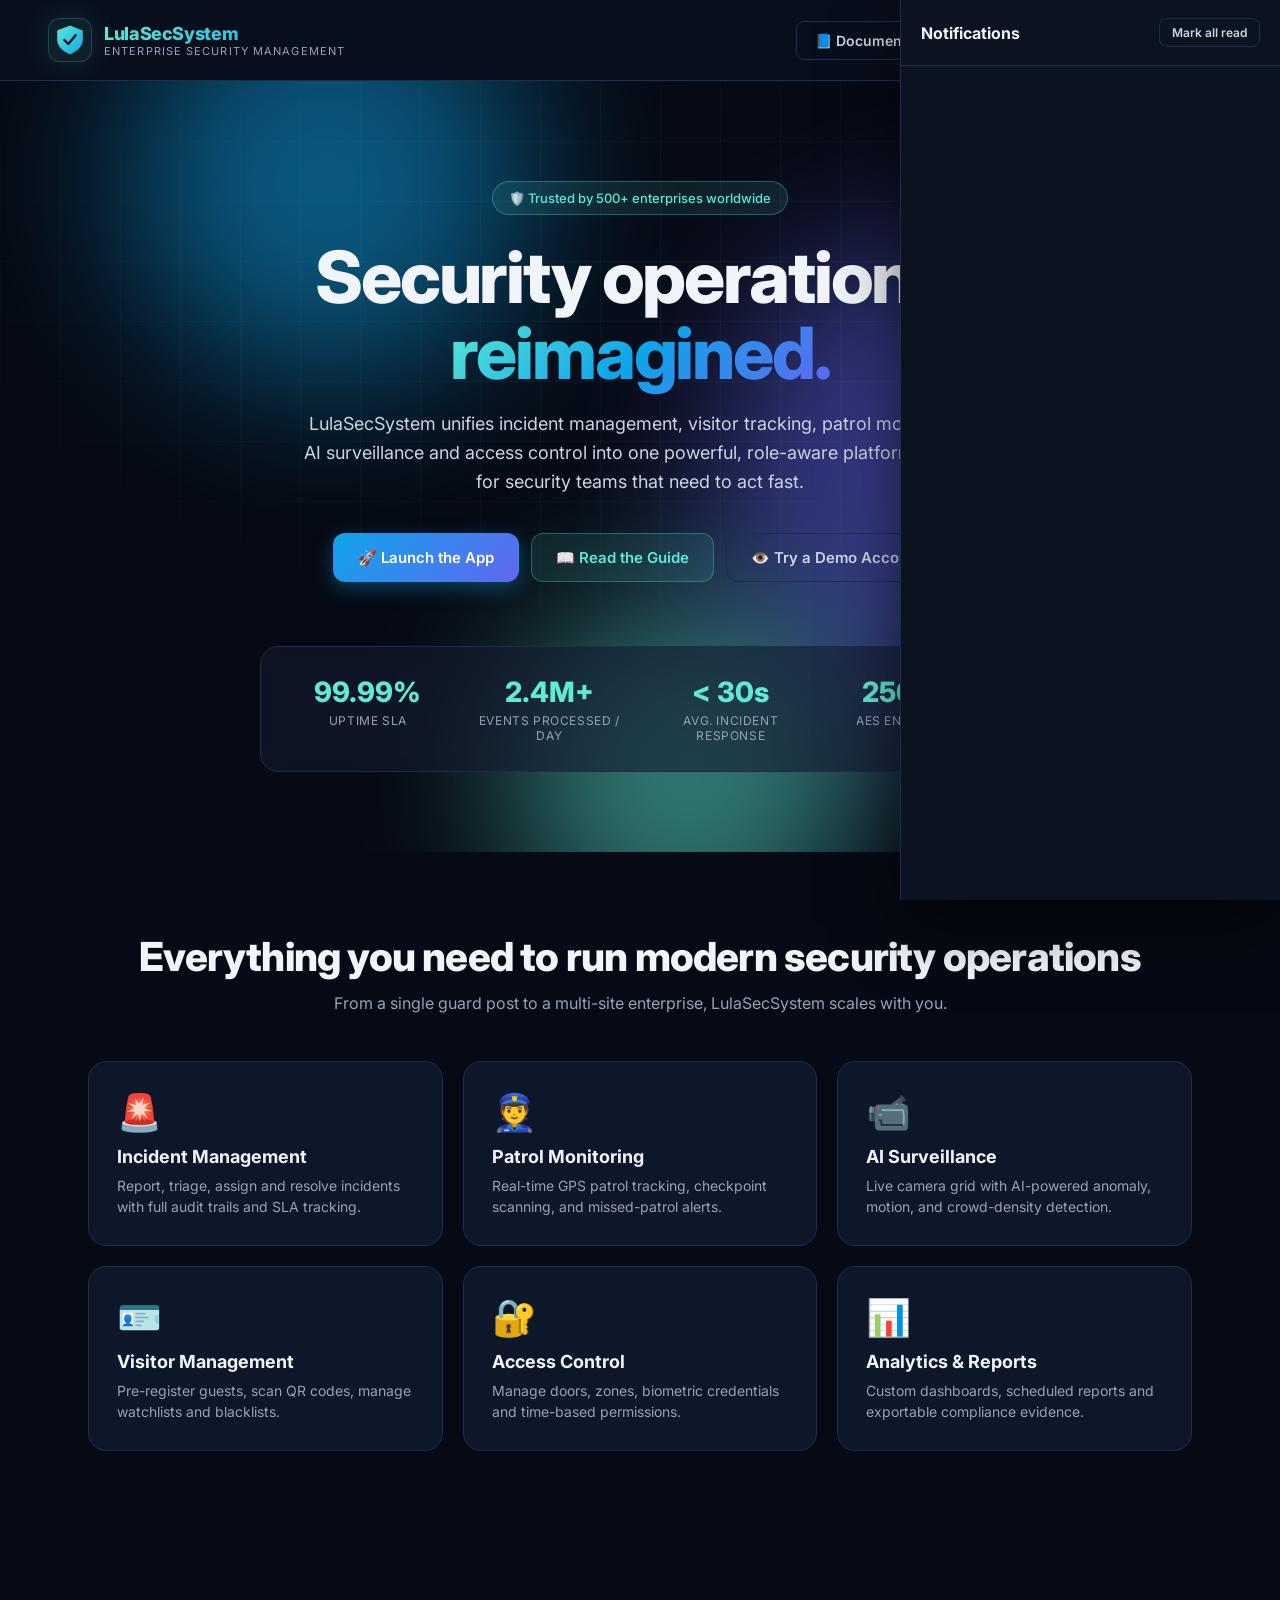
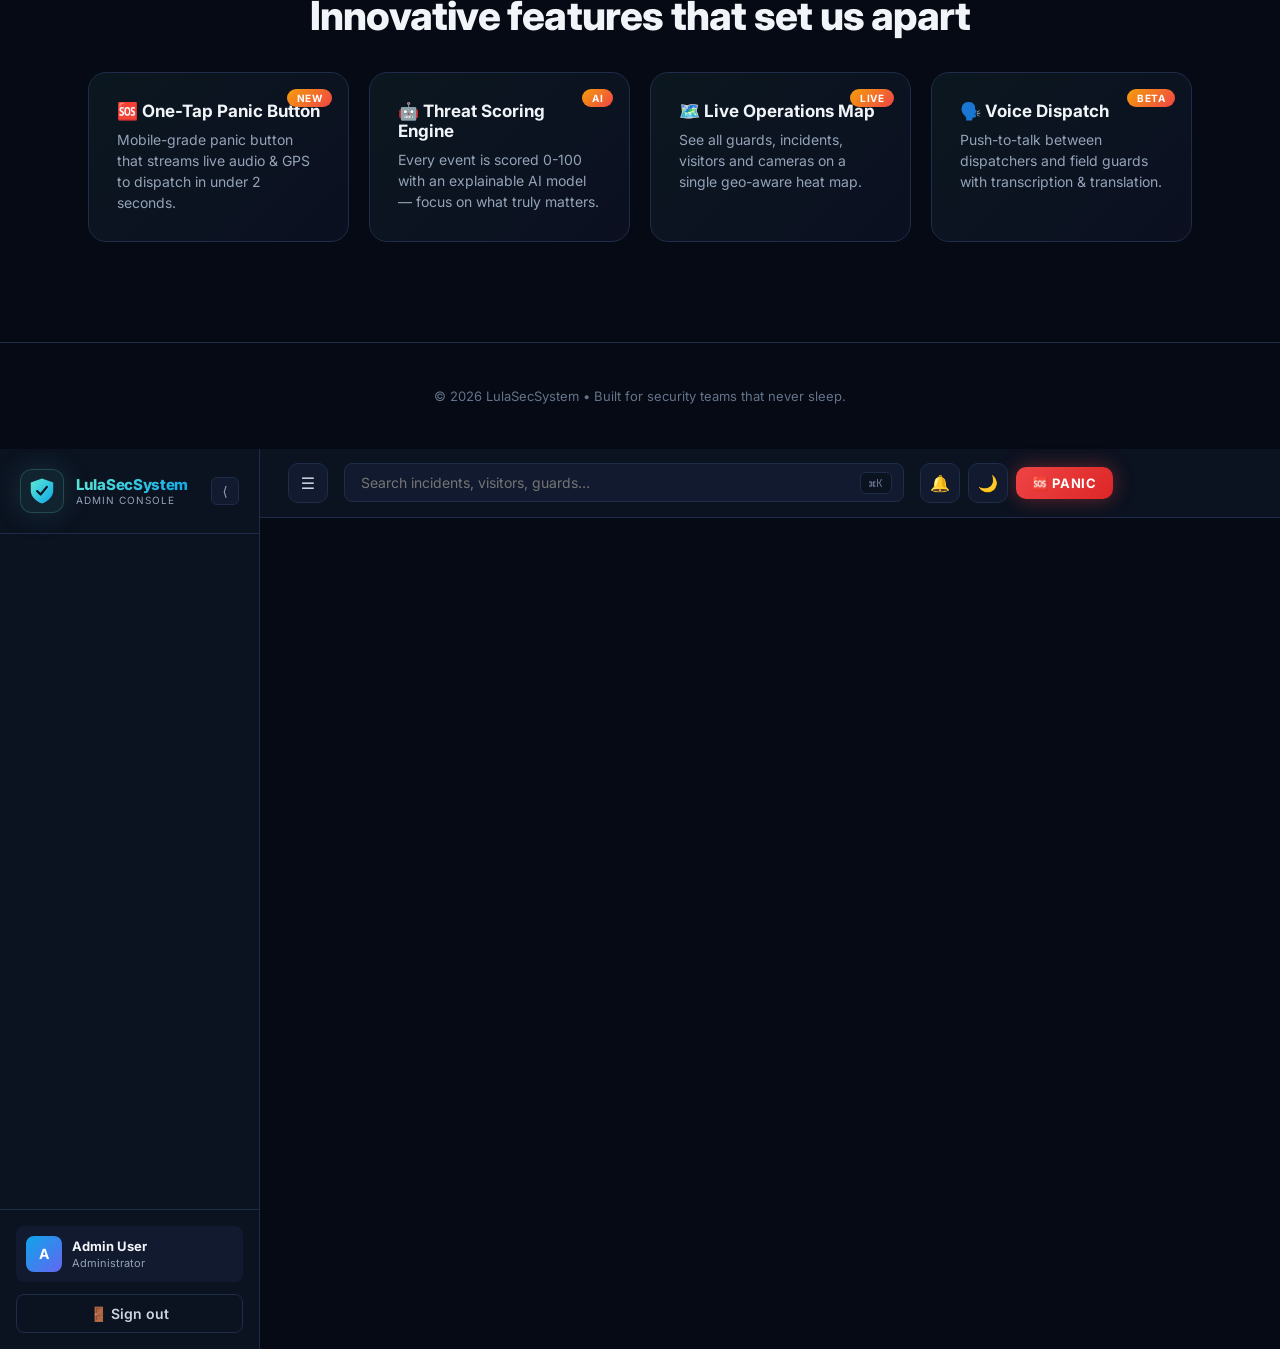
<file: index.html>
<!DOCTYPE html>
<html lang="en">
<head>
  <meta charset="UTF-8" />
  <meta name="viewport" content="width=device-width, initial-scale=1.0" />
  <title>LulaSecSystem — Enterprise Security Management Platform</title>
  <meta name="description" content="LulaSecSystem is a comprehensive enterprise security management platform featuring incident tracking, visitor management, real-time surveillance, patrol monitoring, access control, and role-based dashboards." />
  <link rel="preconnect" href="https://fonts.googleapis.com" />
  <link rel="preconnect" href="https://fonts.gstatic.com" crossorigin />
  <link href="https://fonts.googleapis.com/css2?family=Inter:wght@300;400;500;600;700;800;900&family=JetBrains+Mono:wght@400;500;600&display=swap" rel="stylesheet" />
  <link rel="stylesheet" href="css/styles.css" />
  <link rel="icon" type="image/svg+xml" href="assets/favicon.svg" />
</head>
<body>
  <!-- ======================= LANDING / LOGIN ======================= -->
  <div id="landing-page" class="landing-page">
    <nav class="top-nav">
      <div class="brand">
        <div class="logo-mark" aria-hidden="true">
          <svg viewBox="0 0 40 40" width="32" height="32">
            <defs>
              <linearGradient id="lg" x1="0" y1="0" x2="1" y2="1">
                <stop offset="0%" stop-color="#5eead4"/>
                <stop offset="100%" stop-color="#0ea5e9"/>
              </linearGradient>
            </defs>
            <path d="M20 2 L36 8 V20 C36 28 28 35 20 38 C12 35 4 28 4 20 V8 Z" fill="url(#lg)"/>
            <path d="M13 20 L18 25 L27 14" stroke="#0b1220" stroke-width="3" fill="none" stroke-linecap="round" stroke-linejoin="round"/>
          </svg>
        </div>
        <div>
          <h1 class="brand-name">LulaSecSystem</h1>
          <p class="brand-tag">Enterprise Security Management</p>
        </div>
      </div>
      <div class="nav-actions">
        <button class="btn btn-ghost" data-action="open-docs">📘 Documentation</button>
        <button class="btn btn-ghost" data-action="open-demo-info">🎬 Demo Accounts</button>
        <button class="btn btn-primary" data-action="show-login">Sign In</button>
      </div>
    </nav>

    <!-- HERO -->
    <section class="hero">
      <div class="hero-bg" aria-hidden="true">
        <div class="grid-overlay"></div>
        <div class="orb orb-1"></div>
        <div class="orb orb-2"></div>
        <div class="orb orb-3"></div>
      </div>
      <div class="hero-content">
        <span class="pill">🛡️ Trusted by 500+ enterprises worldwide</span>
        <h2 class="hero-title">
          Security operations, <span class="grad-text">reimagined.</span>
        </h2>
        <p class="hero-sub">
          LulaSecSystem unifies incident management, visitor tracking, patrol monitoring,
          AI surveillance and access control into one powerful, role-aware platform —
          built for security teams that need to act fast.
        </p>
        <div class="hero-cta">
          <button class="btn btn-primary btn-lg" data-action="show-login">🚀 Launch the App</button>
          <button class="btn btn-secondary btn-lg" data-action="open-docs">📖 Read the Guide</button>
          <button class="btn btn-ghost btn-lg" data-action="open-demo-info">👁️ Try a Demo Account</button>
        </div>
        <div class="hero-stats">
          <div><strong>99.99%</strong><span>Uptime SLA</span></div>
          <div><strong>2.4M+</strong><span>Events processed / day</span></div>
          <div><strong>&lt; 30s</strong><span>Avg. incident response</span></div>
          <div><strong>256-bit</strong><span>AES encryption</span></div>
        </div>
      </div>
    </section>

    <!-- FEATURES SHOWCASE -->
    <section class="features">
      <h3 class="section-title">Everything you need to run modern security operations</h3>
      <p class="section-sub">From a single guard post to a multi-site enterprise, LulaSecSystem scales with you.</p>
      <div class="feature-grid">
        <article class="feature-card" data-action="show-login" data-role="admin">
          <div class="feature-icon">🚨</div>
          <h4>Incident Management</h4>
          <p>Report, triage, assign and resolve incidents with full audit trails and SLA tracking.</p>
        </article>
        <article class="feature-card" data-action="show-login" data-role="guard">
          <div class="feature-icon">👮</div>
          <h4>Patrol Monitoring</h4>
          <p>Real-time GPS patrol tracking, checkpoint scanning, and missed-patrol alerts.</p>
        </article>
        <article class="feature-card" data-action="show-login" data-role="officer">
          <div class="feature-icon">📹</div>
          <h4>AI Surveillance</h4>
          <p>Live camera grid with AI-powered anomaly, motion, and crowd-density detection.</p>
        </article>
        <article class="feature-card" data-action="show-login" data-role="resident">
          <div class="feature-icon">🪪</div>
          <h4>Visitor Management</h4>
          <p>Pre-register guests, scan QR codes, manage watchlists and blacklists.</p>
        </article>
        <article class="feature-card" data-action="show-login" data-role="admin">
          <div class="feature-icon">🔐</div>
          <h4>Access Control</h4>
          <p>Manage doors, zones, biometric credentials and time-based permissions.</p>
        </article>
        <article class="feature-card" data-action="show-login" data-role="admin">
          <div class="feature-icon">📊</div>
          <h4>Analytics & Reports</h4>
          <p>Custom dashboards, scheduled reports and exportable compliance evidence.</p>
        </article>
      </div>
    </section>

    <!-- INNOVATIVE FEATURES -->
    <section class="innovate">
      <h3 class="section-title">Innovative features that set us apart</h3>
      <div class="innovate-grid">
        <div class="innovate-card">
          <span class="badge-new">NEW</span>
          <h4>🆘 One-Tap Panic Button</h4>
          <p>Mobile-grade panic button that streams live audio & GPS to dispatch in under 2 seconds.</p>
        </div>
        <div class="innovate-card">
          <span class="badge-new">AI</span>
          <h4>🤖 Threat Scoring Engine</h4>
          <p>Every event is scored 0-100 with an explainable AI model — focus on what truly matters.</p>
        </div>
        <div class="innovate-card">
          <span class="badge-new">LIVE</span>
          <h4>🗺️ Live Operations Map</h4>
          <p>See all guards, incidents, visitors and cameras on a single geo-aware heat map.</p>
        </div>
        <div class="innovate-card">
          <span class="badge-new">BETA</span>
          <h4>🗣️ Voice Dispatch</h4>
          <p>Push-to-talk between dispatchers and field guards with transcription & translation.</p>
        </div>
      </div>
    </section>

    <footer class="landing-footer">
      <p>© 2026 LulaSecSystem • Built for security teams that never sleep.</p>
    </footer>
  </div>

  <!-- ======================= LOGIN MODAL ======================= -->
  <div id="login-modal" class="modal" hidden>
    <div class="modal-backdrop" data-action="close-modal"></div>
    <div class="modal-card login-card">
      <button class="modal-close" data-action="close-modal" aria-label="Close">×</button>
      <div class="login-header">
        <div class="logo-mark small">
          <svg viewBox="0 0 40 40" width="40" height="40">
            <path d="M20 2 L36 8 V20 C36 28 28 35 20 38 C12 35 4 28 4 20 V8 Z" fill="url(#lg)"/>
            <path d="M13 20 L18 25 L27 14" stroke="#0b1220" stroke-width="3" fill="none" stroke-linecap="round" stroke-linejoin="round"/>
          </svg>
        </div>
        <h2>Welcome back to LulaSecSystem</h2>
        <p>Sign in to access your security operations dashboard.</p>
      </div>

      <form id="login-form" class="login-form" autocomplete="off">
        <label>
          <span>Email</span>
          <input type="email" id="login-email" placeholder="you@lulasecsystem.com" required value="admin@lulasecsystem.com" />
        </label>
        <label>
          <span>Password</span>
          <input type="password" id="login-password" placeholder="••••••••" required value="Demo1234!" />
        </label>
        <div class="login-row">
          <label class="check"><input type="checkbox" id="remember-me" /> Remember me</label>
          <a href="#" class="link" data-action="forgot">Forgot password?</a>
        </div>
        <button type="submit" class="btn btn-primary btn-block">Sign In</button>
        <div id="login-error" class="error-msg" hidden></div>
      </form>

      <div class="demo-divider"><span>Or try a demo account</span></div>
      <div class="demo-grid" id="demo-grid">
        <!-- Demo accounts injected by JS -->
      </div>
    </div>
  </div>

  <!-- ======================= APP SHELL ======================= -->
  <div id="app-shell" class="app-shell" hidden>
    <aside class="sidebar" id="sidebar">
      <div class="sidebar-header">
        <div class="brand small">
          <div class="logo-mark">
            <svg viewBox="0 0 40 40" width="28" height="28">
              <path d="M20 2 L36 8 V20 C36 28 28 35 20 38 C12 35 4 28 4 20 V8 Z" fill="url(#lg)"/>
              <path d="M13 20 L18 25 L27 14" stroke="#0b1220" stroke-width="3" fill="none" stroke-linecap="round" stroke-linejoin="round"/>
            </svg>
          </div>
          <div>
            <h2 class="brand-name">LulaSecSystem</h2>
            <p class="brand-tag" id="sidebar-role-label">Admin Console</p>
          </div>
        </div>
        <button class="sidebar-collapse" id="sidebar-collapse" aria-label="Collapse">⟨</button>
      </div>

      <nav class="sidebar-nav" id="sidebar-nav">
        <!-- Injected by JS based on role -->
      </nav>

      <div class="sidebar-footer">
        <div class="user-card" id="user-card">
          <div class="avatar" id="user-avatar">A</div>
          <div class="user-info">
            <strong id="user-name">Admin User</strong>
            <span id="user-role">Administrator</span>
          </div>
        </div>
        <button class="btn btn-ghost btn-block" data-action="logout">🚪 Sign out</button>
      </div>
    </aside>

    <main class="main-area">
      <header class="topbar">
        <button class="icon-btn" id="mobile-menu-btn" aria-label="Menu">☰</button>
        <div class="topbar-search">
          <input type="search" id="global-search" placeholder="Search incidents, visitors, guards…" />
          <span class="kbd">⌘K</span>
        </div>
        <div class="topbar-actions">
          <button class="icon-btn" data-action="open-notifications" title="Notifications" id="notif-btn">
            🔔 <span class="dot" id="notif-dot" hidden></span>
          </button>
          <button class="icon-btn" data-action="toggle-theme" title="Toggle theme" id="theme-btn">🌙</button>
          <button class="panic-btn" data-action="panic" title="Emergency Panic">🆘 PANIC</button>
        </div>
      </header>

      <section class="page-host" id="page-host">
        <!-- Active page rendered here -->
      </section>
    </main>

    <!-- NOTIFICATIONS PANEL -->
    <aside class="notif-panel" id="notif-panel" hidden>
      <div class="notif-header">
        <h3>Notifications</h3>
        <button class="btn btn-ghost btn-sm" data-action="mark-all-read">Mark all read</button>
      </div>
      <div class="notif-list" id="notif-list"></div>
    </aside>
  </div>

  <!-- TOAST CONTAINER -->
  <div id="toast-container" class="toast-container"></div>

  <!-- PANIC OVERLAY -->
  <div id="panic-overlay" class="panic-overlay" hidden>
    <div class="panic-card">
      <div class="panic-pulse"></div>
      <h2>🆘 EMERGENCY DISPATCH ACTIVE</h2>
      <p id="panic-msg">Streaming live audio & GPS to nearest response unit…</p>
      <div class="panic-meta">
        <div><span>Status</span><strong id="panic-status">Dispatching…</strong></div>
        <div><span>ETA</span><strong id="panic-eta">3 min 12 s</strong></div>
        <div><span>Unit</span><strong id="panic-unit">Unit 7 — Sgt. Nkosi</strong></div>
      </div>
      <button class="btn btn-danger btn-lg" data-action="cancel-panic">Cancel Emergency</button>
    </div>
  </div>

  <!-- GENERIC MODAL -->
  <div id="generic-modal" class="modal" hidden>
    <div class="modal-backdrop" data-action="close-generic"></div>
    <div class="modal-card" id="generic-modal-card">
      <button class="modal-close" data-action="close-generic" aria-label="Close">×</button>
      <div id="generic-modal-body"></div>
    </div>
  </div>

  <script src="js/data.js"></script>
  <script src="js/auth.js"></script>
  <script src="js/app.js"></script>
</body>
</html>
</file>
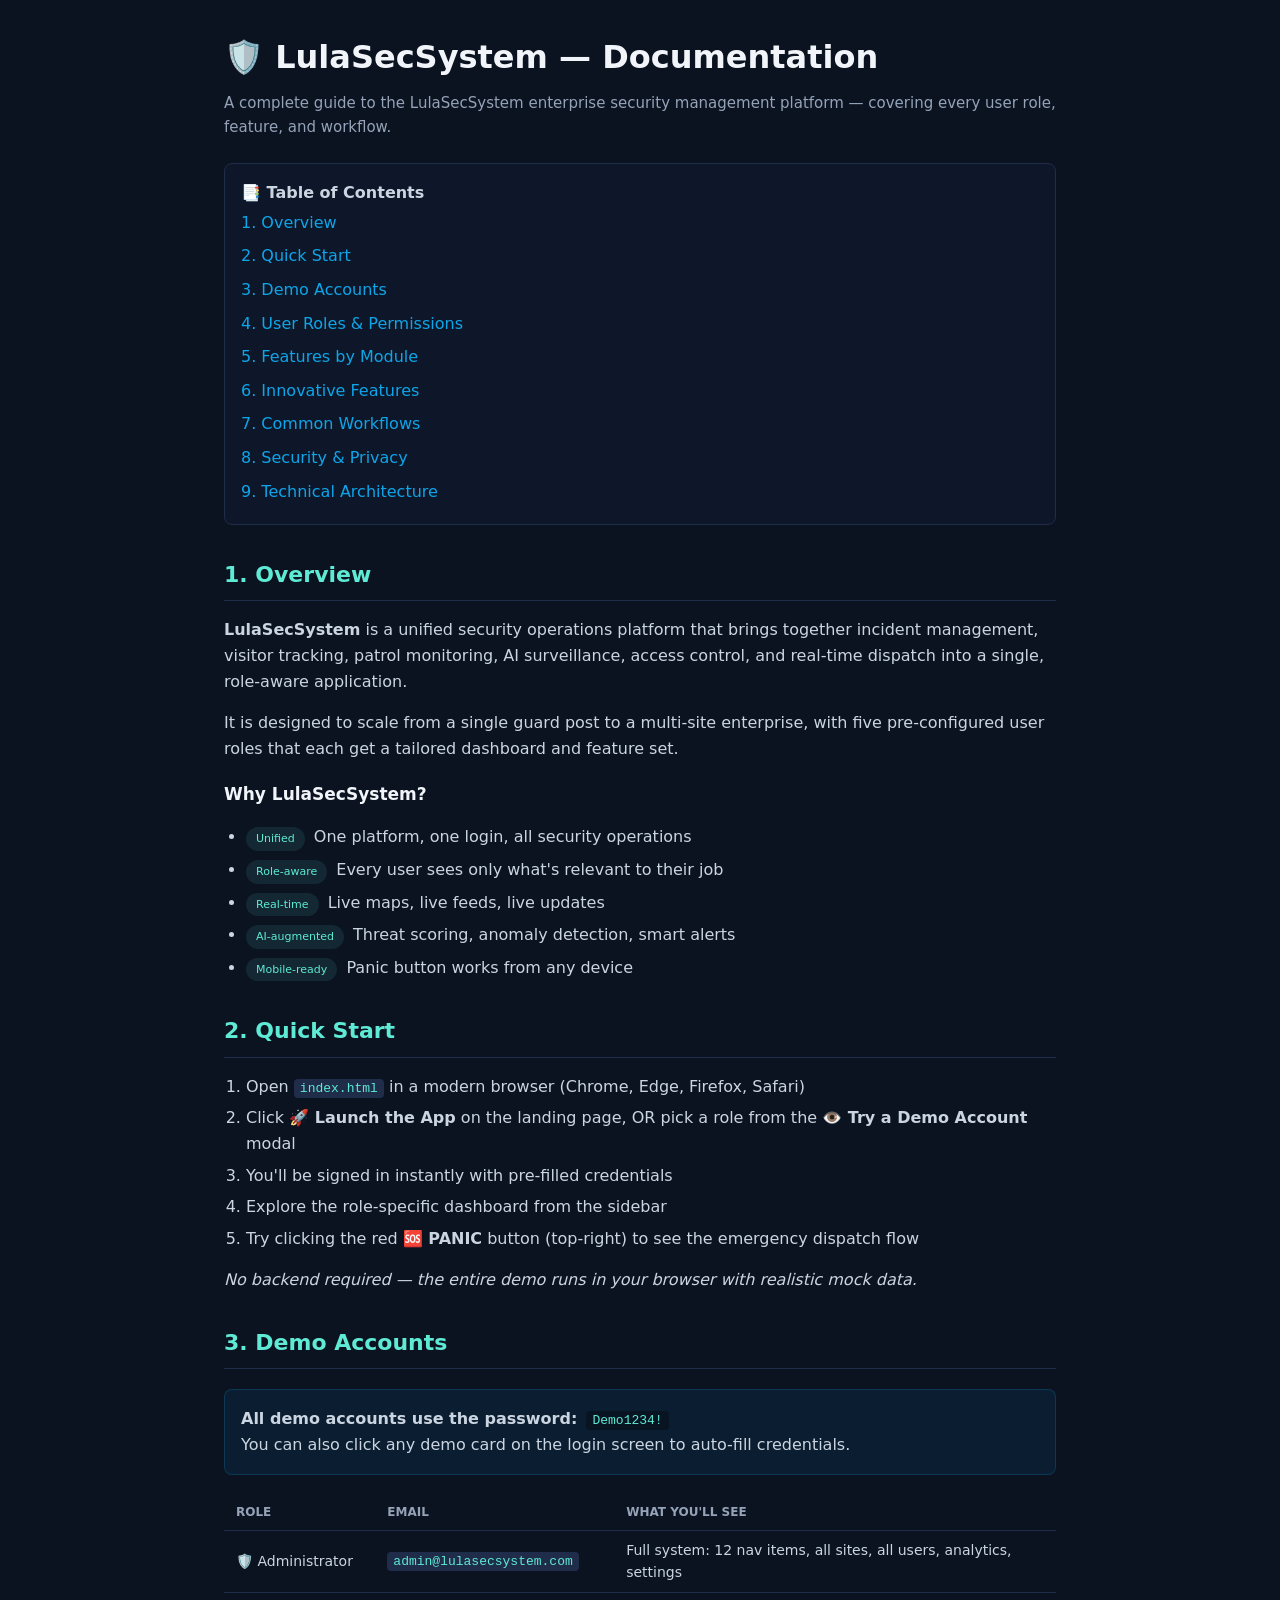
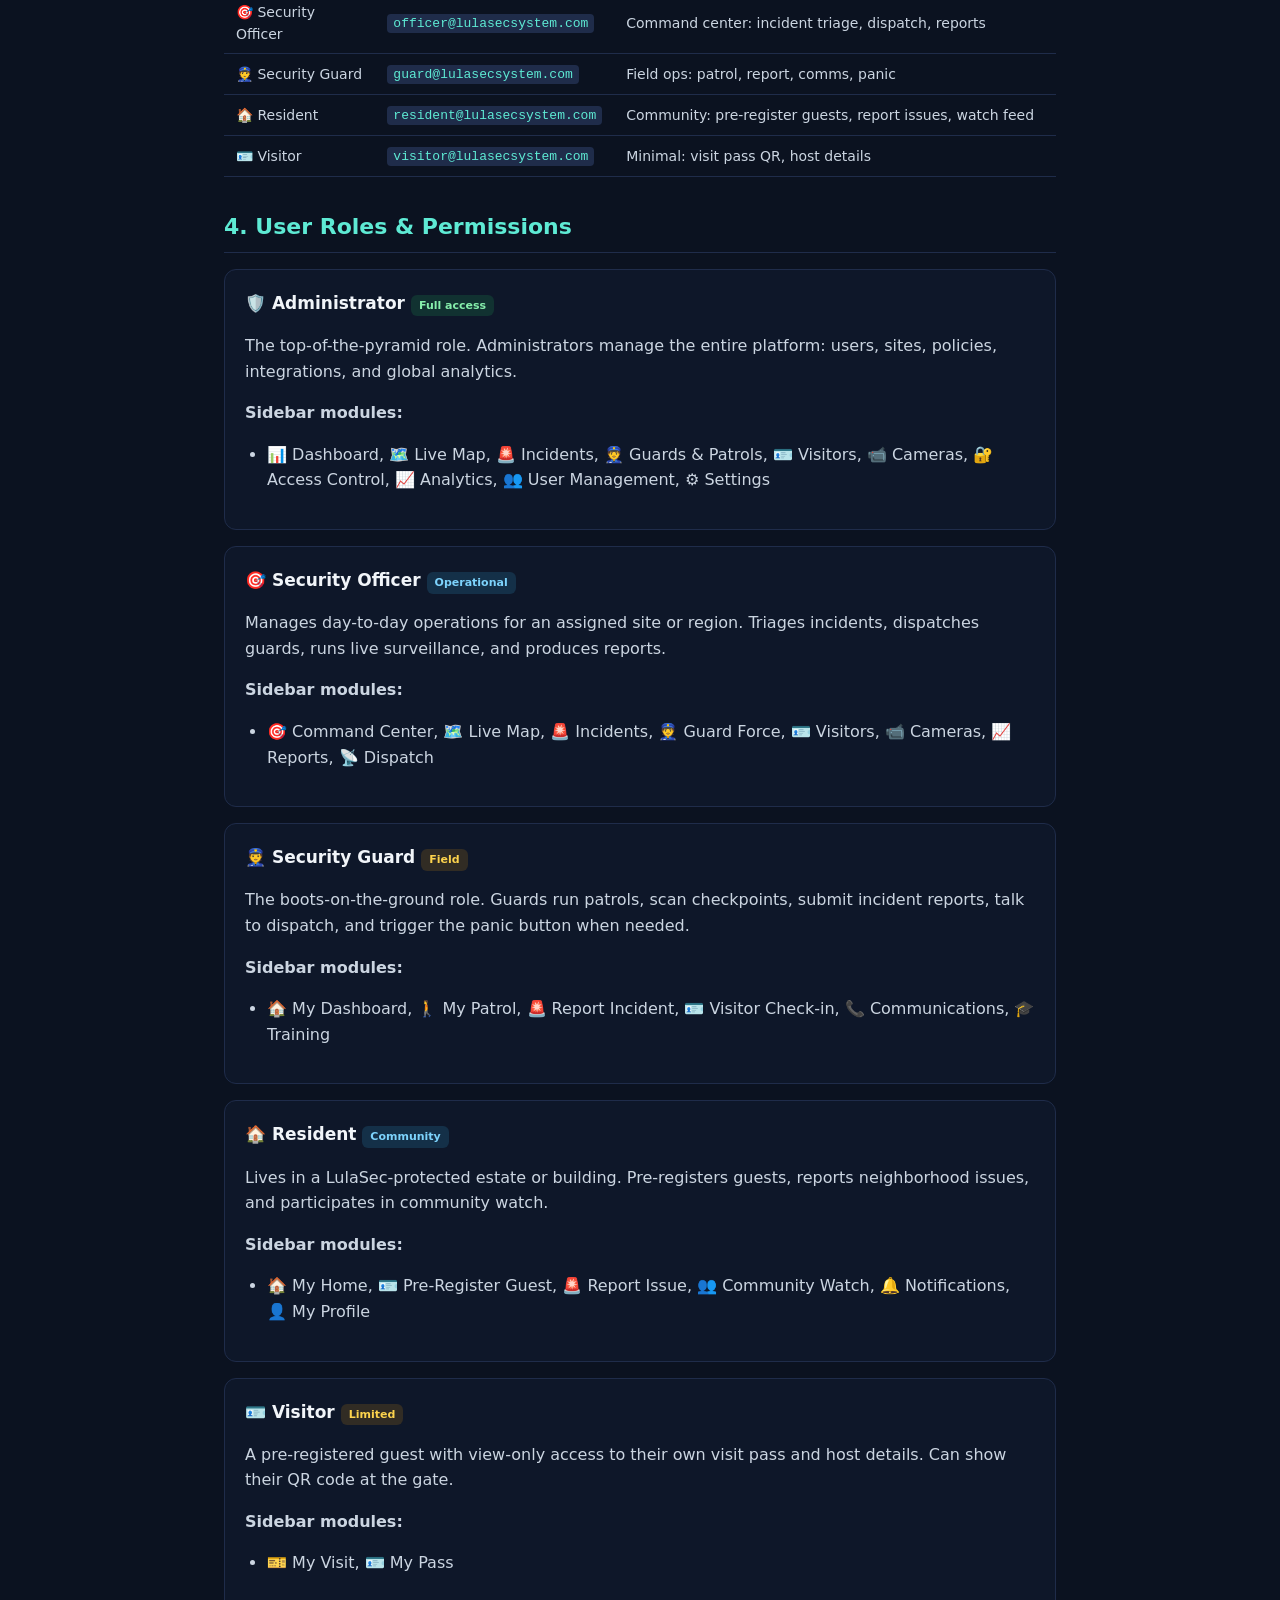
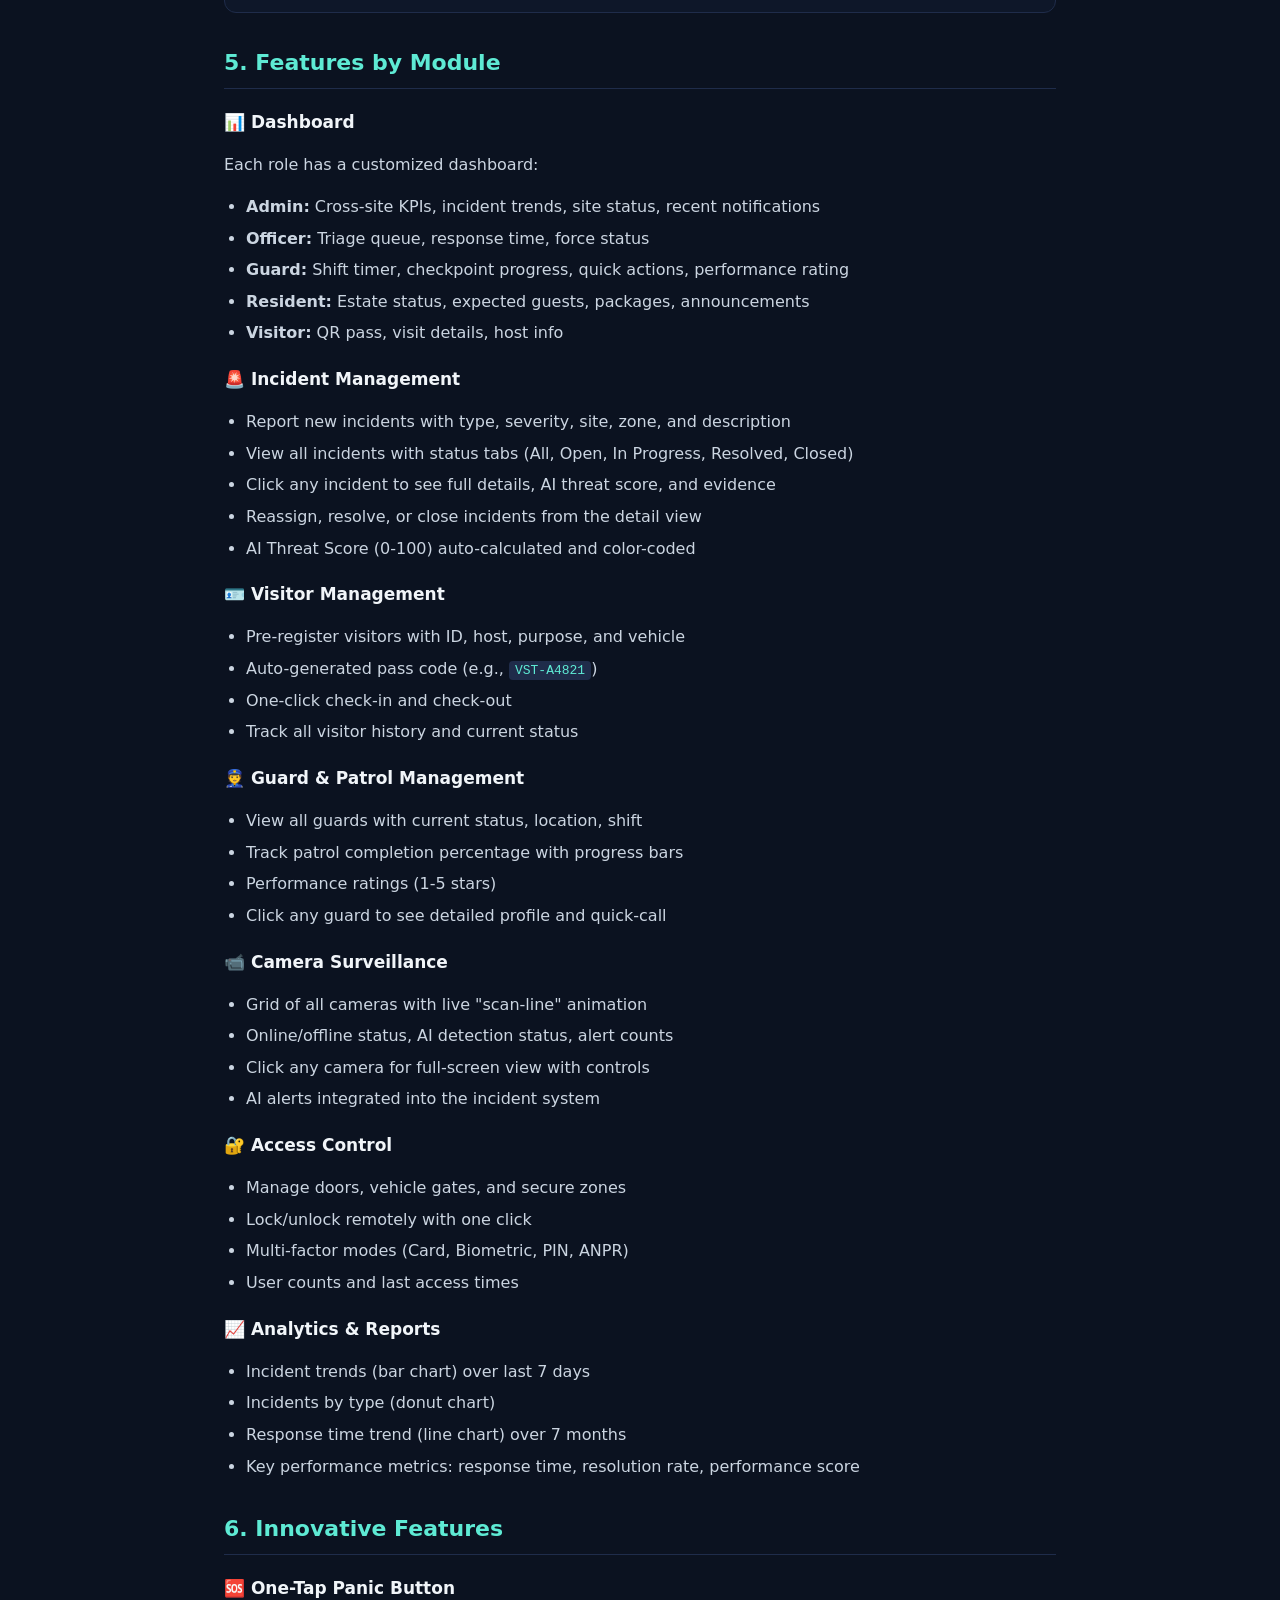
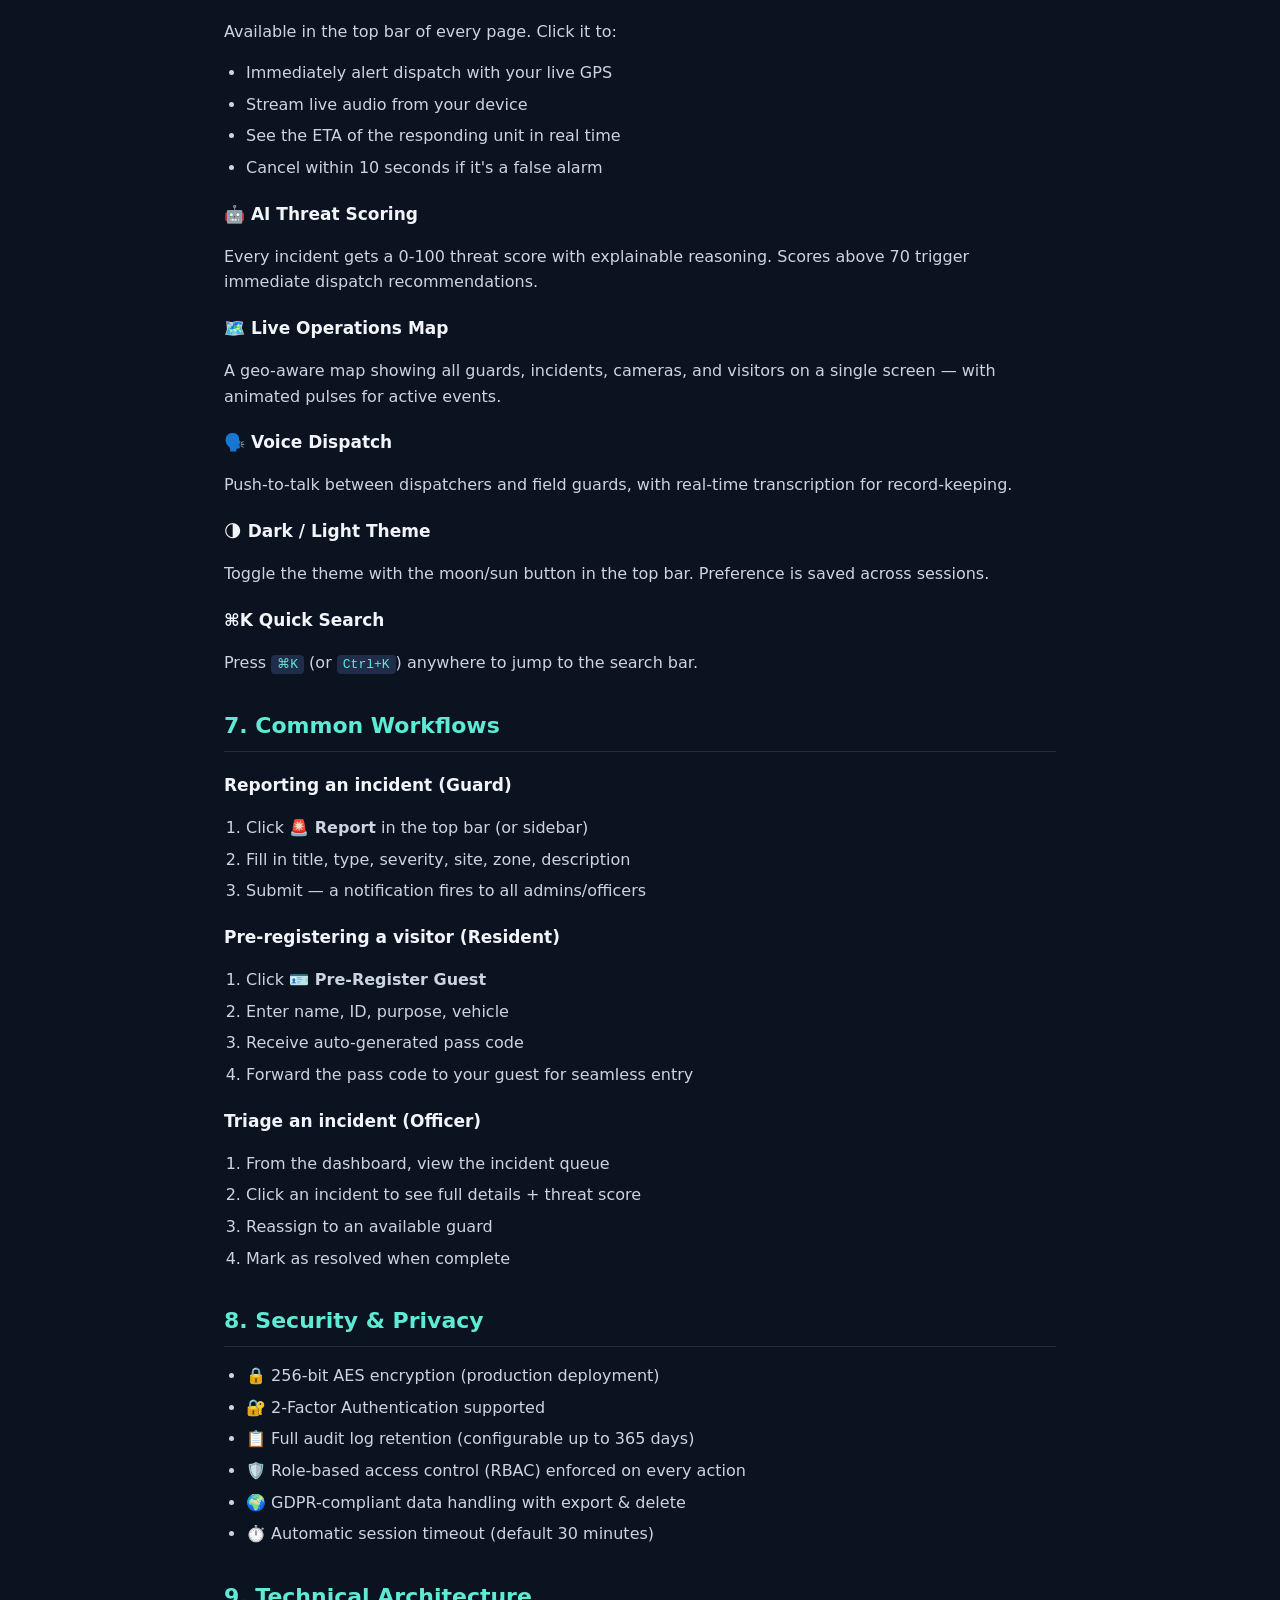
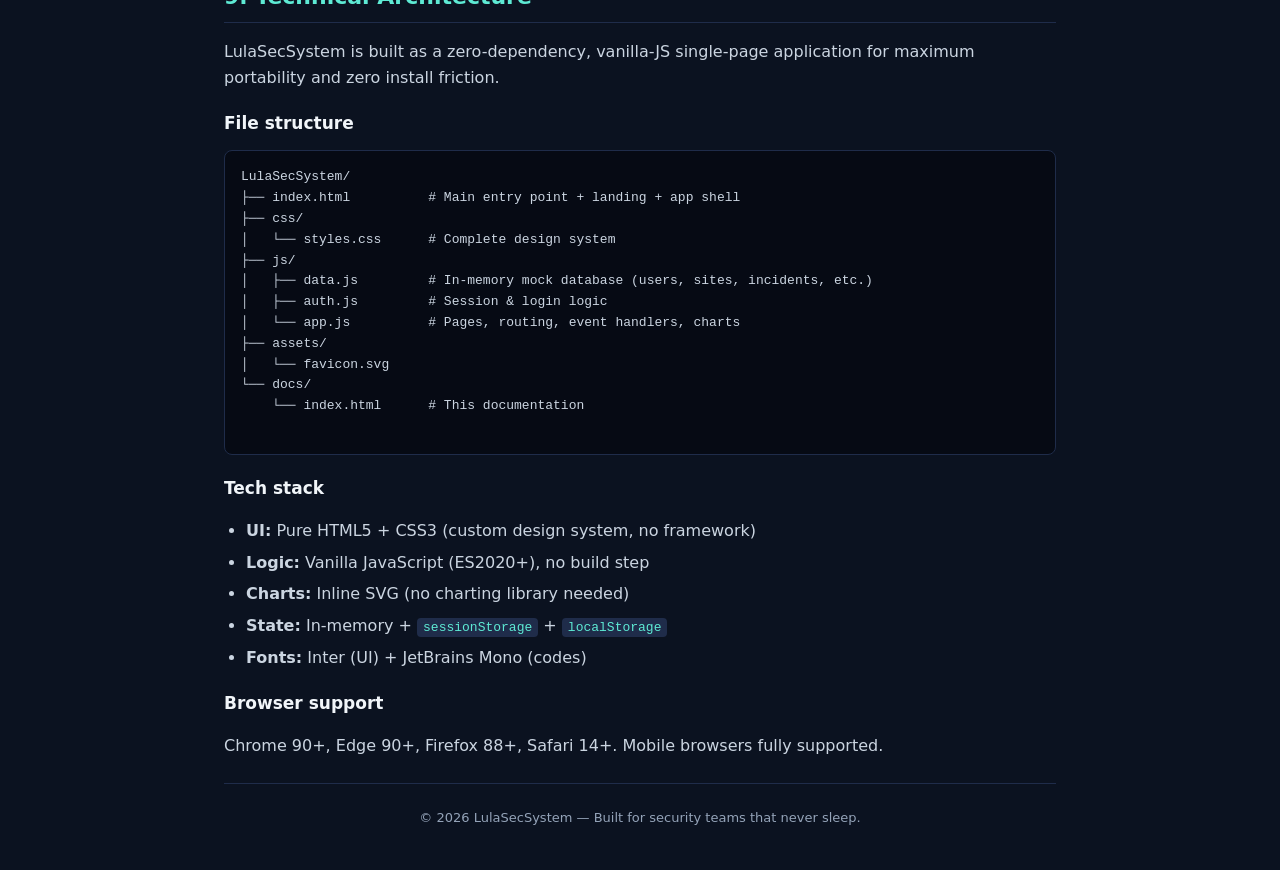
<file: docs/index.html>
<!DOCTYPE html>
<html lang="en">
<head>
<meta charset="UTF-8" />
<title>LulaSecSystem — Documentation & User Guide</title>
<style>
  :root { --brand:#0ea5e9; --brand2:#5eead4; --bg:#0b1220; --surface:#0e1729; --line:#1f2c4a; --text:#cbd5e1; --muted:#94a3b8; }
  *{box-sizing:border-box}
  body{font-family:Inter,system-ui,sans-serif;background:var(--bg);color:var(--text);margin:0;padding:0;line-height:1.6}
  .wrap{max-width:880px;margin:0 auto;padding:32px 24px}
  h1{font-size:32px;color:#f1f5f9;margin:0 0 8px}
  h2{font-size:22px;color:#5eead4;margin:32px 0 12px;border-bottom:1px solid var(--line);padding-bottom:8px}
  h3{font-size:17px;color:#f1f5f9;margin:20px 0 8px}
  .lead{color:var(--muted);font-size:15px;margin:0 0 24px}
  .tag{display:inline-block;background:rgba(94,234,212,0.1);color:#5eead4;padding:3px 10px;border-radius:999px;font-size:11px;margin-right:4px}
  code{background:#1f2c4a;padding:2px 6px;border-radius:4px;font-family:ui-monospace,monospace;font-size:13px;color:#5eead4}
  pre{background:#060a14;padding:16px;border-radius:8px;overflow-x:auto;border:1px solid var(--line)}
  .role-card{background:var(--surface);border:1px solid var(--line);border-radius:12px;padding:20px;margin:16px 0}
  .role-card h3{margin-top:0}
  .demo-list{background:rgba(14,165,233,0.08);border:1px solid rgba(14,165,233,0.2);padding:16px;border-radius:8px;margin:20px 0}
  .demo-list code{background:rgba(0,0,0,0.3);margin:0 4px}
  ul,ol{padding-left:22px}
  li{margin:6px 0}
  .badge{display:inline-block;background:rgba(239,68,68,0.15);color:#fca5a5;padding:2px 8px;border-radius:6px;font-size:11px;margin-right:4px}
  .badge.green{background:rgba(34,197,94,0.15);color:#86efac}
  .badge.blue{background:rgba(56,189,248,0.15);color:#7dd3fc}
  .badge.yellow{background:rgba(245,158,11,0.15);color:#fcd34d}
  table{width:100%;border-collapse:collapse;margin:12px 0}
  th,td{padding:8px 12px;text-align:left;border-bottom:1px solid var(--line);font-size:14px}
  th{color:var(--muted);font-size:12px;text-transform:uppercase}
  hr{border:0;border-top:1px solid var(--line);margin:24px 0}
  .toc{background:var(--surface);border:1px solid var(--line);border-radius:8px;padding:16px;margin:20px 0}
  .toc a{color:#0ea5e9;text-decoration:none;display:block;padding:4px 0}
  .toc a:hover{text-decoration:underline}
</style>
</head>
<body>
<div class="wrap">
  <h1>🛡️ LulaSecSystem — Documentation</h1>
  <p class="lead">A complete guide to the LulaSecSystem enterprise security management platform — covering every user role, feature, and workflow.</p>

  <div class="toc">
    <strong>📑 Table of Contents</strong>
    <a href="#overview">1. Overview</a>
    <a href="#quickstart">2. Quick Start</a>
    <a href="#demo">3. Demo Accounts</a>
    <a href="#roles">4. User Roles & Permissions</a>
    <a href="#features">5. Features by Module</a>
    <a href="#innovations">6. Innovative Features</a>
    <a href="#workflows">7. Common Workflows</a>
    <a href="#security">8. Security & Privacy</a>
    <a href="#tech">9. Technical Architecture</a>
  </div>

  <h2 id="overview">1. Overview</h2>
  <p><strong>LulaSecSystem</strong> is a unified security operations platform that brings together incident management, visitor tracking, patrol monitoring, AI surveillance, access control, and real-time dispatch into a single, role-aware application.</p>
  <p>It is designed to scale from a single guard post to a multi-site enterprise, with five pre-configured user roles that each get a tailored dashboard and feature set.</p>

  <h3>Why LulaSecSystem?</h3>
  <ul>
    <li><span class="tag">Unified</span> One platform, one login, all security operations</li>
    <li><span class="tag">Role-aware</span> Every user sees only what's relevant to their job</li>
    <li><span class="tag">Real-time</span> Live maps, live feeds, live updates</li>
    <li><span class="tag">AI-augmented</span> Threat scoring, anomaly detection, smart alerts</li>
    <li><span class="tag">Mobile-ready</span> Panic button works from any device</li>
  </ul>

  <h2 id="quickstart">2. Quick Start</h2>
  <ol>
    <li>Open <code>index.html</code> in a modern browser (Chrome, Edge, Firefox, Safari)</li>
    <li>Click <strong>🚀 Launch the App</strong> on the landing page, OR pick a role from the <strong>👁️ Try a Demo Account</strong> modal</li>
    <li>You'll be signed in instantly with pre-filled credentials</li>
    <li>Explore the role-specific dashboard from the sidebar</li>
    <li>Try clicking the red <strong>🆘 PANIC</strong> button (top-right) to see the emergency dispatch flow</li>
  </ol>
  <p><em>No backend required — the entire demo runs in your browser with realistic mock data.</em></p>

  <h2 id="demo">3. Demo Accounts</h2>
  <div class="demo-list">
    <strong>All demo accounts use the password:</strong> <code>Demo1234!</code><br>
    You can also click any demo card on the login screen to auto-fill credentials.
  </div>

  <table>
    <tr><th>Role</th><th>Email</th><th>What you'll see</th></tr>
    <tr><td>🛡️ Administrator</td><td><code>admin@lulasecsystem.com</code></td><td>Full system: 12 nav items, all sites, all users, analytics, settings</td></tr>
    <tr><td>🎯 Security Officer</td><td><code>officer@lulasecsystem.com</code></td><td>Command center: incident triage, dispatch, reports</td></tr>
    <tr><td>👮 Security Guard</td><td><code>guard@lulasecsystem.com</code></td><td>Field ops: patrol, report, comms, panic</td></tr>
    <tr><td>🏠 Resident</td><td><code>resident@lulasecsystem.com</code></td><td>Community: pre-register guests, report issues, watch feed</td></tr>
    <tr><td>🪪 Visitor</td><td><code>visitor@lulasecsystem.com</code></td><td>Minimal: visit pass QR, host details</td></tr>
  </table>

  <h2 id="roles">4. User Roles & Permissions</h2>

  <div class="role-card">
    <h3>🛡️ Administrator <span class="badge green">Full access</span></h3>
    <p>The top-of-the-pyramid role. Administrators manage the entire platform: users, sites, policies, integrations, and global analytics.</p>
    <strong>Sidebar modules:</strong>
    <ul>
      <li>📊 Dashboard, 🗺️ Live Map, 🚨 Incidents, 👮 Guards & Patrols, 🪪 Visitors, 📹 Cameras, 🔐 Access Control, 📈 Analytics, 👥 User Management, ⚙️ Settings</li>
    </ul>
  </div>

  <div class="role-card">
    <h3>🎯 Security Officer <span class="badge blue">Operational</span></h3>
    <p>Manages day-to-day operations for an assigned site or region. Triages incidents, dispatches guards, runs live surveillance, and produces reports.</p>
    <strong>Sidebar modules:</strong>
    <ul>
      <li>🎯 Command Center, 🗺️ Live Map, 🚨 Incidents, 👮 Guard Force, 🪪 Visitors, 📹 Cameras, 📈 Reports, 📡 Dispatch</li>
    </ul>
  </div>

  <div class="role-card">
    <h3>👮 Security Guard <span class="badge yellow">Field</span></h3>
    <p>The boots-on-the-ground role. Guards run patrols, scan checkpoints, submit incident reports, talk to dispatch, and trigger the panic button when needed.</p>
    <strong>Sidebar modules:</strong>
    <ul>
      <li>🏠 My Dashboard, 🚶 My Patrol, 🚨 Report Incident, 🪪 Visitor Check-in, 📞 Communications, 🎓 Training</li>
    </ul>
  </div>

  <div class="role-card">
    <h3>🏠 Resident <span class="badge blue">Community</span></h3>
    <p>Lives in a LulaSec-protected estate or building. Pre-registers guests, reports neighborhood issues, and participates in community watch.</p>
    <strong>Sidebar modules:</strong>
    <ul>
      <li>🏠 My Home, 🪪 Pre-Register Guest, 🚨 Report Issue, 👥 Community Watch, 🔔 Notifications, 👤 My Profile</li>
    </ul>
  </div>

  <div class="role-card">
    <h3>🪪 Visitor <span class="badge yellow">Limited</span></h3>
    <p>A pre-registered guest with view-only access to their own visit pass and host details. Can show their QR code at the gate.</p>
    <strong>Sidebar modules:</strong>
    <ul>
      <li>🎫 My Visit, 🪪 My Pass</li>
    </ul>
  </div>

  <h2 id="features">5. Features by Module</h2>

  <h3>📊 Dashboard</h3>
  <p>Each role has a customized dashboard:</p>
  <ul>
    <li><strong>Admin:</strong> Cross-site KPIs, incident trends, site status, recent notifications</li>
    <li><strong>Officer:</strong> Triage queue, response time, force status</li>
    <li><strong>Guard:</strong> Shift timer, checkpoint progress, quick actions, performance rating</li>
    <li><strong>Resident:</strong> Estate status, expected guests, packages, announcements</li>
    <li><strong>Visitor:</strong> QR pass, visit details, host info</li>
  </ul>

  <h3>🚨 Incident Management</h3>
  <ul>
    <li>Report new incidents with type, severity, site, zone, and description</li>
    <li>View all incidents with status tabs (All, Open, In Progress, Resolved, Closed)</li>
    <li>Click any incident to see full details, AI threat score, and evidence</li>
    <li>Reassign, resolve, or close incidents from the detail view</li>
    <li>AI Threat Score (0-100) auto-calculated and color-coded</li>
  </ul>

  <h3>🪪 Visitor Management</h3>
  <ul>
    <li>Pre-register visitors with ID, host, purpose, and vehicle</li>
    <li>Auto-generated pass code (e.g., <code>VST-A4821</code>)</li>
    <li>One-click check-in and check-out</li>
    <li>Track all visitor history and current status</li>
  </ul>

  <h3>👮 Guard & Patrol Management</h3>
  <ul>
    <li>View all guards with current status, location, shift</li>
    <li>Track patrol completion percentage with progress bars</li>
    <li>Performance ratings (1-5 stars)</li>
    <li>Click any guard to see detailed profile and quick-call</li>
  </ul>

  <h3>📹 Camera Surveillance</h3>
  <ul>
    <li>Grid of all cameras with live "scan-line" animation</li>
    <li>Online/offline status, AI detection status, alert counts</li>
    <li>Click any camera for full-screen view with controls</li>
    <li>AI alerts integrated into the incident system</li>
  </ul>

  <h3>🔐 Access Control</h3>
  <ul>
    <li>Manage doors, vehicle gates, and secure zones</li>
    <li>Lock/unlock remotely with one click</li>
    <li>Multi-factor modes (Card, Biometric, PIN, ANPR)</li>
    <li>User counts and last access times</li>
  </ul>

  <h3>📈 Analytics & Reports</h3>
  <ul>
    <li>Incident trends (bar chart) over last 7 days</li>
    <li>Incidents by type (donut chart)</li>
    <li>Response time trend (line chart) over 7 months</li>
    <li>Key performance metrics: response time, resolution rate, performance score</li>
  </ul>

  <h2 id="innovations">6. Innovative Features</h2>

  <h3>🆘 One-Tap Panic Button</h3>
  <p>Available in the top bar of every page. Click it to:</p>
  <ul>
    <li>Immediately alert dispatch with your live GPS</li>
    <li>Stream live audio from your device</li>
    <li>See the ETA of the responding unit in real time</li>
    <li>Cancel within 10 seconds if it's a false alarm</li>
  </ul>

  <h3>🤖 AI Threat Scoring</h3>
  <p>Every incident gets a 0-100 threat score with explainable reasoning. Scores above 70 trigger immediate dispatch recommendations.</p>

  <h3>🗺️ Live Operations Map</h3>
  <p>A geo-aware map showing all guards, incidents, cameras, and visitors on a single screen — with animated pulses for active events.</p>

  <h3>🗣️ Voice Dispatch</h3>
  <p>Push-to-talk between dispatchers and field guards, with real-time transcription for record-keeping.</p>

  <h3>🌗 Dark / Light Theme</h3>
  <p>Toggle the theme with the moon/sun button in the top bar. Preference is saved across sessions.</p>

  <h3>⌘K Quick Search</h3>
  <p>Press <code>⌘K</code> (or <code>Ctrl+K</code>) anywhere to jump to the search bar.</p>

  <h2 id="workflows">7. Common Workflows</h2>

  <h3>Reporting an incident (Guard)</h3>
  <ol>
    <li>Click <strong>🚨 Report</strong> in the top bar (or sidebar)</li>
    <li>Fill in title, type, severity, site, zone, description</li>
    <li>Submit — a notification fires to all admins/officers</li>
  </ol>

  <h3>Pre-registering a visitor (Resident)</h3>
  <ol>
    <li>Click <strong>🪪 Pre-Register Guest</strong></li>
    <li>Enter name, ID, purpose, vehicle</li>
    <li>Receive auto-generated pass code</li>
    <li>Forward the pass code to your guest for seamless entry</li>
  </ol>

  <h3>Triage an incident (Officer)</h3>
  <ol>
    <li>From the dashboard, view the incident queue</li>
    <li>Click an incident to see full details + threat score</li>
    <li>Reassign to an available guard</li>
    <li>Mark as resolved when complete</li>
  </ol>

  <h2 id="security">8. Security & Privacy</h2>
  <ul>
    <li>🔒 256-bit AES encryption (production deployment)</li>
    <li>🔐 2-Factor Authentication supported</li>
    <li>📋 Full audit log retention (configurable up to 365 days)</li>
    <li>🛡️ Role-based access control (RBAC) enforced on every action</li>
    <li>🌍 GDPR-compliant data handling with export & delete</li>
    <li>⏱️ Automatic session timeout (default 30 minutes)</li>
  </ul>

  <h2 id="tech">9. Technical Architecture</h2>
  <p>LulaSecSystem is built as a zero-dependency, vanilla-JS single-page application for maximum portability and zero install friction.</p>

  <h3>File structure</h3>
  <pre>
LulaSecSystem/
├── index.html          # Main entry point + landing + app shell
├── css/
│   └── styles.css      # Complete design system
├── js/
│   ├── data.js         # In-memory mock database (users, sites, incidents, etc.)
│   ├── auth.js         # Session & login logic
│   └── app.js          # Pages, routing, event handlers, charts
├── assets/
│   └── favicon.svg
└── docs/
    └── index.html      # This documentation
  </pre>

  <h3>Tech stack</h3>
  <ul>
    <li><strong>UI:</strong> Pure HTML5 + CSS3 (custom design system, no framework)</li>
    <li><strong>Logic:</strong> Vanilla JavaScript (ES2020+), no build step</li>
    <li><strong>Charts:</strong> Inline SVG (no charting library needed)</li>
    <li><strong>State:</strong> In-memory + <code>sessionStorage</code> + <code>localStorage</code></li>
    <li><strong>Fonts:</strong> Inter (UI) + JetBrains Mono (codes)</li>
  </ul>

  <h3>Browser support</h3>
  <p>Chrome 90+, Edge 90+, Firefox 88+, Safari 14+. Mobile browsers fully supported.</p>

  <hr>
  <p style="text-align:center;color:var(--muted);font-size:13px">
    © 2026 LulaSecSystem — Built for security teams that never sleep.
  </p>
</div>
</body>
</html>
</file>
<file: css/styles.css>
/* =========================================================
   LulaSecSystem — Enterprise Security Management Platform
   Design system + components
   ========================================================= */

:root {
  /* Brand */
  --brand-1: #5eead4;
  --brand-2: #0ea5e9;
  --brand-3: #6366f1;
  --accent: #22d3ee;

  /* Dark theme (default) */
  --bg-0: #060a14;
  --bg-1: #0b1220;
  --bg-2: #111a2e;
  --bg-3: #182441;
  --surface: #0e1729;
  --surface-2: #131e36;
  --line: #1f2c4a;
  --line-2: #2a3a60;

  --text-0: #f1f5f9;
  --text-1: #cbd5e1;
  --text-2: #94a3b8;
  --text-3: #64748b;

  --success: #22c55e;
  --warning: #f59e0b;
  --danger:  #ef4444;
  --info:    #38bdf8;

  --radius-sm: 8px;
  --radius:    12px;
  --radius-lg: 18px;
  --radius-xl: 24px;

  --shadow-sm: 0 1px 2px rgba(0,0,0,.4);
  --shadow:    0 8px 24px rgba(0,0,0,.35);
  --shadow-lg: 0 24px 60px rgba(0,0,0,.55);

  --font-sans: 'Inter', system-ui, -apple-system, "Segoe UI", Roboto, sans-serif;
  --font-mono: 'JetBrains Mono', ui-monospace, SFMono-Regular, Menlo, monospace;
}

[data-theme="light"] {
  --bg-0: #f1f5f9;
  --bg-1: #ffffff;
  --bg-2: #f8fafc;
  --bg-3: #e2e8f0;
  --surface: #ffffff;
  --surface-2: #f8fafc;
  --line: #e2e8f0;
  --line-2: #cbd5e1;
  --text-0: #0f172a;
  --text-1: #1e293b;
  --text-2: #475569;
  --text-3: #64748b;
  --shadow: 0 8px 24px rgba(15,23,42,.08);
  --shadow-lg: 0 24px 60px rgba(15,23,42,.12);
}

* { box-sizing: border-box; }
html, body { margin: 0; padding: 0; }
body {
  font-family: var(--font-sans);
  background: var(--bg-0);
  color: var(--text-0);
  min-height: 100vh;
  -webkit-font-smoothing: antialiased;
  -moz-osx-font-smoothing: grayscale;
  overflow-x: hidden;
}
button { font-family: inherit; cursor: pointer; }
input, select, textarea { font-family: inherit; }
a { color: var(--accent); text-decoration: none; }
a:hover { text-decoration: underline; }
::-webkit-scrollbar { width: 10px; height: 10px; }
::-webkit-scrollbar-track { background: var(--bg-1); }
::-webkit-scrollbar-thumb { background: var(--line-2); border-radius: 8px; }
::-webkit-scrollbar-thumb:hover { background: var(--text-3); }

/* =========================================================
   LANDING PAGE
   ========================================================= */
.landing-page { min-height: 100vh; background: var(--bg-0); position: relative; }
.top-nav {
  position: sticky; top: 0; z-index: 50;
  display: flex; justify-content: space-between; align-items: center;
  padding: 18px 48px;
  background: rgba(11,18,32,0.7);
  backdrop-filter: blur(16px);
  border-bottom: 1px solid var(--line);
}
.brand { display: flex; align-items: center; gap: 12px; }
.logo-mark {
  width: 44px; height: 44px; border-radius: 12px;
  display: grid; place-items: center;
  background: rgba(94,234,212,0.08);
  border: 1px solid rgba(94,234,212,0.2);
  box-shadow: 0 0 30px rgba(94,234,212,0.15);
}
.logo-mark.small { width: 36px; height: 36px; }
.brand-name {
  font-size: 18px; font-weight: 800; margin: 0;
  background: linear-gradient(135deg, #5eead4, #0ea5e9);
  -webkit-background-clip: text; background-clip: text; color: transparent;
  letter-spacing: -0.02em;
}
.brand-tag { font-size: 11px; color: var(--text-2); margin: 0; text-transform: uppercase; letter-spacing: 0.1em; }
.nav-actions { display: flex; gap: 8px; align-items: center; }

/* Buttons */
.btn {
  display: inline-flex; align-items: center; justify-content: center; gap: 8px;
  padding: 10px 18px; border-radius: var(--radius-sm);
  border: 1px solid transparent; font-weight: 600; font-size: 14px;
  transition: all .2s ease; white-space: nowrap;
}
.btn:hover { transform: translateY(-1px); }
.btn:active { transform: translateY(0); }
.btn-primary {
  background: linear-gradient(135deg, #0ea5e9, #6366f1);
  color: white; box-shadow: 0 6px 20px rgba(14,165,233,0.35);
}
.btn-primary:hover { box-shadow: 0 10px 30px rgba(14,165,233,0.5); }
.btn-secondary {
  background: rgba(94,234,212,0.1);
  color: var(--brand-1); border-color: rgba(94,234,212,0.3);
}
.btn-secondary:hover { background: rgba(94,234,212,0.2); }
.btn-ghost { background: transparent; color: var(--text-1); border-color: var(--line); }
.btn-ghost:hover { background: var(--bg-2); color: var(--text-0); }
.btn-danger { background: var(--danger); color: white; }
.btn-danger:hover { background: #dc2626; }
.btn-success { background: var(--success); color: white; }
.btn-warning { background: var(--warning); color: #1a1a1a; }
.btn-block { width: 100%; }
.btn-lg { padding: 14px 24px; font-size: 15px; border-radius: var(--radius); }
.btn-sm { padding: 6px 12px; font-size: 12px; }

/* HERO */
.hero {
  position: relative;
  padding: 100px 48px 80px;
  text-align: center;
  overflow: hidden;
}
.hero-bg { position: absolute; inset: 0; z-index: 0; pointer-events: none; }
.grid-overlay {
  position: absolute; inset: 0;
  background-image:
    linear-gradient(rgba(94,234,212,0.05) 1px, transparent 1px),
    linear-gradient(90deg, rgba(94,234,212,0.05) 1px, transparent 1px);
  background-size: 60px 60px;
  mask-image: radial-gradient(ellipse 80% 60% at 50% 30%, black 30%, transparent 80%);
}
.orb { position: absolute; border-radius: 50%; filter: blur(80px); opacity: 0.5; }
.orb-1 { width: 400px; height: 400px; background: #0ea5e9; top: -100px; left: 10%; }
.orb-2 { width: 500px; height: 500px; background: #6366f1; top: 20%; right: 5%; }
.orb-3 { width: 350px; height: 350px; background: #5eead4; bottom: -100px; left: 40%; }
.hero-content { position: relative; z-index: 1; max-width: 900px; margin: 0 auto; }
.pill {
  display: inline-block; padding: 8px 16px;
  background: rgba(94,234,212,0.1); border: 1px solid rgba(94,234,212,0.3);
  color: var(--brand-1); border-radius: 999px; font-size: 13px; font-weight: 500;
  margin-bottom: 24px;
}
.hero-title {
  font-size: clamp(40px, 6vw, 72px);
  font-weight: 800; line-height: 1.05; letter-spacing: -0.03em;
  margin: 0 0 20px;
}
.grad-text {
  background: linear-gradient(135deg, #5eead4, #0ea5e9 50%, #6366f1);
  -webkit-background-clip: text; background-clip: text; color: transparent;
}
.hero-sub { font-size: 18px; color: var(--text-1); max-width: 680px; margin: 0 auto 36px; line-height: 1.6; }
.hero-cta { display: flex; gap: 12px; justify-content: center; flex-wrap: wrap; margin-bottom: 64px; }
.hero-stats {
  display: grid; grid-template-columns: repeat(4, 1fr);
  gap: 24px; max-width: 760px; margin: 0 auto;
  padding: 28px; background: rgba(20,28,48,0.6);
  border: 1px solid var(--line); border-radius: var(--radius-lg);
  backdrop-filter: blur(10px);
}
.hero-stats > div { display: flex; flex-direction: column; gap: 4px; }
.hero-stats strong { font-size: 28px; font-weight: 800; color: var(--brand-1); }
.hero-stats span { font-size: 12px; color: var(--text-2); text-transform: uppercase; letter-spacing: 0.05em; }

/* FEATURES */
.features { padding: 80px 48px; max-width: 1200px; margin: 0 auto; }
.section-title {
  font-size: clamp(28px, 4vw, 40px); font-weight: 800; text-align: center;
  margin: 0 0 12px; letter-spacing: -0.02em;
}
.section-sub { text-align: center; color: var(--text-2); font-size: 16px; margin: 0 0 48px; }
.feature-grid {
  display: grid; grid-template-columns: repeat(auto-fit, minmax(280px, 1fr));
  gap: 20px;
}
.feature-card {
  padding: 28px; background: var(--surface);
  border: 1px solid var(--line); border-radius: var(--radius-lg);
  transition: all .3s ease; cursor: pointer;
}
.feature-card:hover {
  transform: translateY(-4px);
  border-color: var(--brand-2);
  box-shadow: 0 20px 40px rgba(14,165,233,0.15);
}
.feature-icon { font-size: 36px; margin-bottom: 12px; }
.feature-card h4 { margin: 0 0 8px; font-size: 18px; font-weight: 700; }
.feature-card p { margin: 0; color: var(--text-2); font-size: 14px; line-height: 1.5; }

.innovate { padding: 60px 48px 100px; max-width: 1200px; margin: 0 auto; }
.innovate-grid {
  display: grid; grid-template-columns: repeat(auto-fit, minmax(260px, 1fr));
  gap: 20px; margin-top: 32px;
}
.innovate-card {
  position: relative; padding: 28px;
  background: linear-gradient(135deg, rgba(94,234,212,0.06), rgba(99,102,241,0.06));
  border: 1px solid var(--line); border-radius: var(--radius-lg);
}
.badge-new {
  position: absolute; top: 16px; right: 16px;
  padding: 3px 10px; border-radius: 999px; font-size: 10px; font-weight: 700;
  background: linear-gradient(135deg, #f59e0b, #ef4444); color: white;
  letter-spacing: 0.05em;
}
.innovate-card h4 { margin: 0 0 8px; font-size: 17px; }
.innovate-card p { margin: 0; color: var(--text-2); font-size: 14px; line-height: 1.5; }

.landing-footer {
  text-align: center; padding: 32px;
  color: var(--text-3); font-size: 13px;
  border-top: 1px solid var(--line);
}

/* =========================================================
   MODAL
   ========================================================= */
.modal {
  position: fixed; inset: 0; z-index: 200;
  display: grid; place-items: center;
  padding: 20px;
}
.modal[hidden] { display: none; }
.modal-backdrop {
  position: absolute; inset: 0;
  background: rgba(2,6,18,0.7);
  backdrop-filter: blur(8px);
  animation: fadeIn .2s ease;
}
@keyframes fadeIn { from { opacity: 0; } to { opacity: 1; } }
.modal-card {
  position: relative; z-index: 1;
  background: var(--surface); border: 1px solid var(--line);
  border-radius: var(--radius-lg); padding: 36px;
  max-width: 480px; width: 100%;
  box-shadow: var(--shadow-lg);
  animation: slideUp .3s cubic-bezier(.16,1,.3,1);
  max-height: 90vh; overflow-y: auto;
}
@keyframes slideUp { from { opacity: 0; transform: translateY(20px) scale(0.98); } to { opacity: 1; transform: none; } }
.modal-close {
  position: absolute; top: 12px; right: 12px;
  width: 32px; height: 32px; border-radius: 8px;
  background: transparent; border: none; color: var(--text-2);
  font-size: 24px; line-height: 1;
}
.modal-close:hover { background: var(--bg-2); color: var(--text-0); }

.login-header { text-align: center; margin-bottom: 24px; }
.login-header h2 { margin: 12px 0 4px; font-size: 22px; }
.login-header p { color: var(--text-2); margin: 0; font-size: 14px; }
.login-form { display: flex; flex-direction: column; gap: 14px; }
.login-form label { display: flex; flex-direction: column; gap: 6px; font-size: 13px; color: var(--text-1); }
.login-form input[type="email"],
.login-form input[type="password"],
.login-form input[type="text"],
.login-form input[type="number"],
.login-form input[type="date"],
.login-form input[type="time"],
.login-form select,
.login-form textarea {
  padding: 12px 14px; background: var(--bg-2);
  border: 1px solid var(--line); border-radius: var(--radius-sm);
  color: var(--text-0); font-size: 14px; outline: none;
  transition: border-color .2s;
}
.login-form input:focus, .login-form select:focus, .login-form textarea:focus {
  border-color: var(--brand-2);
  box-shadow: 0 0 0 3px rgba(14,165,233,0.15);
}
.login-row { display: flex; justify-content: space-between; align-items: center; font-size: 13px; }
.check { display: flex; align-items: center; gap: 6px; color: var(--text-2); cursor: pointer; }
.link { color: var(--brand-2); font-size: 13px; }
.error-msg {
  background: rgba(239,68,68,0.1); color: #fca5a5;
  padding: 10px 12px; border-radius: var(--radius-sm); font-size: 13px;
  border: 1px solid rgba(239,68,68,0.3);
}
.demo-divider {
  display: flex; align-items: center; gap: 12px;
  color: var(--text-3); font-size: 12px; margin: 24px 0 16px;
  text-transform: uppercase; letter-spacing: 0.1em;
}
.demo-divider::before, .demo-divider::after {
  content: ''; flex: 1; height: 1px; background: var(--line);
}
.demo-grid { display: grid; grid-template-columns: repeat(2, 1fr); gap: 10px; }
.demo-btn {
  display: flex; align-items: center; gap: 10px;
  padding: 12px; background: var(--bg-2);
  border: 1px solid var(--line); border-radius: var(--radius-sm);
  text-align: left; transition: all .2s;
}
.demo-btn:hover { border-color: var(--brand-2); background: var(--bg-3); }
.demo-btn .demo-avatar {
  width: 36px; height: 36px; border-radius: 8px;
  display: grid; place-items: center; font-size: 18px;
  background: linear-gradient(135deg, #0ea5e9, #6366f1);
  flex-shrink: 0;
}
.demo-btn .demo-info { display: flex; flex-direction: column; gap: 2px; min-width: 0; }
.demo-btn .demo-info strong { font-size: 13px; color: var(--text-0); }
.demo-btn .demo-info span { font-size: 11px; color: var(--text-2); }

/* =========================================================
   APP SHELL
   ========================================================= */
.app-shell {
  display: grid; grid-template-columns: 260px 1fr;
  min-height: 100vh; background: var(--bg-0);
}
.app-shell.full-width { grid-template-columns: 1fr; }
.sidebar {
  background: var(--bg-1);
  border-right: 1px solid var(--line);
  display: flex; flex-direction: column;
  position: sticky; top: 0; height: 100vh;
  overflow-y: auto; transition: width .25s ease;
}
.sidebar.collapsed { width: 80px; }
.sidebar.collapsed .brand-text,
.sidebar.collapsed .nav-label,
.sidebar.collapsed .user-info,
.sidebar.collapsed .sidebar-collapse { display: none; }
.sidebar.collapsed .sidebar-nav .nav-item { justify-content: center; padding: 12px; }
.sidebar.collapsed .sidebar-nav .nav-item .nav-icon { margin: 0; }

.sidebar-header {
  display: flex; align-items: center; justify-content: space-between;
  padding: 20px; border-bottom: 1px solid var(--line);
}
.sidebar-collapse {
  width: 28px; height: 28px; border-radius: 6px;
  background: var(--bg-2); border: 1px solid var(--line);
  color: var(--text-2);
}
.sidebar-collapse:hover { color: var(--text-0); }
.brand.small .brand-name { font-size: 15px; }
.brand.small .brand-tag { font-size: 10px; }

.sidebar-nav { padding: 16px 12px; flex: 1; }
.nav-section { margin-bottom: 20px; }
.nav-section-title {
  font-size: 10px; color: var(--text-3);
  text-transform: uppercase; letter-spacing: 0.1em;
  padding: 0 12px 8px; font-weight: 700;
}
.nav-item {
  display: flex; align-items: center; gap: 12px;
  padding: 10px 12px; border-radius: var(--radius-sm);
  color: var(--text-1); font-size: 14px; font-weight: 500;
  background: transparent; border: none; width: 100%; text-align: left;
  transition: all .2s ease; margin-bottom: 2px; cursor: pointer;
  position: relative;
}
.nav-item:hover { background: var(--bg-2); color: var(--text-0); }
.nav-item.active {
  background: linear-gradient(135deg, rgba(14,165,233,0.15), rgba(99,102,241,0.1));
  color: var(--brand-1);
  box-shadow: inset 3px 0 0 var(--brand-2);
}
.nav-icon { font-size: 18px; width: 20px; text-align: center; }
.nav-badge {
  margin-left: auto; background: var(--danger);
  color: white; font-size: 10px; font-weight: 700;
  padding: 2px 7px; border-radius: 999px;
}
.nav-badge.new { background: var(--success); }

.sidebar-footer {
  padding: 16px; border-top: 1px solid var(--line);
}
.user-card {
  display: flex; align-items: center; gap: 10px;
  padding: 10px; background: var(--bg-2);
  border-radius: var(--radius-sm); margin-bottom: 12px;
}
.avatar {
  width: 36px; height: 36px; border-radius: 8px;
  display: grid; place-items: center;
  background: linear-gradient(135deg, #0ea5e9, #6366f1);
  color: white; font-weight: 700; font-size: 14px;
  flex-shrink: 0;
}
.user-info { display: flex; flex-direction: column; gap: 2px; min-width: 0; }
.user-info strong { font-size: 13px; color: var(--text-0); white-space: nowrap; overflow: hidden; text-overflow: ellipsis; }
.user-info span { font-size: 11px; color: var(--text-2); }

/* MAIN */
.main-area { display: flex; flex-direction: column; min-width: 0; }
.topbar {
  display: flex; align-items: center; gap: 16px;
  padding: 14px 28px;
  background: var(--bg-1);
  border-bottom: 1px solid var(--line);
  position: sticky; top: 0; z-index: 30;
}
.icon-btn {
  position: relative;
  width: 40px; height: 40px; border-radius: 10px;
  background: var(--bg-2); border: 1px solid var(--line);
  color: var(--text-1); font-size: 16px;
  display: grid; place-items: center;
}
.icon-btn:hover { background: var(--bg-3); color: var(--text-0); }
.icon-btn .dot {
  position: absolute; top: 6px; right: 6px;
  width: 8px; height: 8px; background: var(--danger);
  border-radius: 50%; border: 2px solid var(--bg-1);
}
.topbar-search {
  flex: 1; max-width: 560px; position: relative;
}
.topbar-search input {
  width: 100%; padding: 10px 60px 10px 16px;
  background: var(--bg-2); border: 1px solid var(--line);
  border-radius: var(--radius-sm); color: var(--text-0); font-size: 14px;
  outline: none;
}
.topbar-search input:focus { border-color: var(--brand-2); }
.topbar-search .kbd {
  position: absolute; right: 12px; top: 50%; transform: translateY(-50%);
  font-size: 11px; color: var(--text-3);
  background: var(--bg-1); padding: 3px 8px; border-radius: 6px;
  border: 1px solid var(--line); font-family: var(--font-mono);
}
.topbar-actions { display: flex; align-items: center; gap: 8px; }
.panic-btn {
  padding: 8px 16px; border-radius: 10px;
  background: linear-gradient(135deg, #ef4444, #dc2626);
  color: white; font-weight: 700; font-size: 13px;
  border: none; letter-spacing: 0.05em;
  box-shadow: 0 0 20px rgba(239,68,68,0.4);
  animation: pulse-red 2s infinite;
}
@keyframes pulse-red {
  0%, 100% { box-shadow: 0 0 20px rgba(239,68,68,0.4); }
  50% { box-shadow: 0 0 30px rgba(239,68,68,0.7); }
}

/* PAGE HOST */
.page-host { padding: 28px; flex: 1; }
.page-header {
  display: flex; justify-content: space-between; align-items: flex-start;
  margin-bottom: 24px; flex-wrap: wrap; gap: 16px;
}
.page-title { font-size: 26px; font-weight: 800; margin: 0 0 4px; letter-spacing: -0.02em; }
.page-sub { color: var(--text-2); margin: 0; font-size: 14px; }
.page-actions { display: flex; gap: 8px; flex-wrap: wrap; }

/* CARDS */
.card {
  background: var(--surface); border: 1px solid var(--line);
  border-radius: var(--radius-lg); padding: 20px;
}
.card-header { display: flex; justify-content: space-between; align-items: center; margin-bottom: 16px; }
.card-title { font-size: 16px; font-weight: 700; margin: 0; }
.card-sub { font-size: 12px; color: var(--text-2); margin: 2px 0 0; }

/* STATS GRID */
.stats-grid {
  display: grid; grid-template-columns: repeat(auto-fit, minmax(220px, 1fr));
  gap: 16px; margin-bottom: 24px;
}
.stat-card {
  background: var(--surface);
  border: 1px solid var(--line);
  border-radius: var(--radius-lg);
  padding: 20px;
  position: relative; overflow: hidden;
  transition: all .2s;
}
.stat-card:hover { transform: translateY(-2px); box-shadow: var(--shadow); }
.stat-card::before {
  content: ''; position: absolute; top: 0; left: 0; right: 0; height: 3px;
  background: var(--accent-color, var(--brand-2));
}
.stat-card.danger  { --accent-color: var(--danger); }
.stat-card.success { --accent-color: var(--success); }
.stat-card.warning { --accent-color: var(--warning); }
.stat-card.info    { --accent-color: var(--info); }
.stat-icon {
  width: 44px; height: 44px; border-radius: 10px;
  display: grid; place-items: center; font-size: 22px;
  background: rgba(14,165,233,0.1); color: var(--brand-2);
  margin-bottom: 12px;
}
.stat-card.danger  .stat-icon { background: rgba(239,68,68,0.1);  color: var(--danger); }
.stat-card.success .stat-icon { background: rgba(34,197,94,0.1);  color: var(--success); }
.stat-card.warning .stat-icon { background: rgba(245,158,11,0.1); color: var(--warning); }
.stat-label { font-size: 12px; color: var(--text-2); text-transform: uppercase; letter-spacing: 0.05em; margin: 0 0 4px; }
.stat-value { font-size: 28px; font-weight: 800; margin: 0; letter-spacing: -0.02em; }
.stat-trend { display: flex; align-items: center; gap: 4px; font-size: 12px; margin-top: 8px; }
.stat-trend.up   { color: var(--success); }
.stat-trend.down { color: var(--danger); }

/* TABLES */
.table-wrap { overflow-x: auto; }
.tbl { width: 100%; border-collapse: collapse; font-size: 14px; }
.tbl th, .tbl td { padding: 12px 14px; text-align: left; border-bottom: 1px solid var(--line); }
.tbl th { color: var(--text-2); font-size: 11px; text-transform: uppercase; letter-spacing: 0.05em; font-weight: 600; background: var(--bg-2); }
.tbl tbody tr { transition: background .15s; }
.tbl tbody tr:hover { background: var(--bg-2); }
.tbl td.actions { white-space: nowrap; }
.row-actions { display: flex; gap: 6px; }

/* BADGES */
.badge {
  display: inline-flex; align-items: center; gap: 4px;
  padding: 3px 10px; border-radius: 999px; font-size: 11px; font-weight: 600;
  text-transform: uppercase; letter-spacing: 0.05em;
}
.badge.open      { background: rgba(239,68,68,0.15);  color: #fca5a5; }
.badge.in-progress { background: rgba(245,158,11,0.15); color: #fcd34d; }
.badge.resolved  { background: rgba(34,197,94,0.15);  color: #86efac; }
.badge.closed    { background: rgba(100,116,139,0.15); color: var(--text-2); }
.badge.high      { background: rgba(239,68,68,0.15);  color: #fca5a5; }
.badge.medium    { background: rgba(245,158,11,0.15); color: #fcd34d; }
.badge.low       { background: rgba(56,189,248,0.15); color: #7dd3fc; }
.badge.info      { background: rgba(56,189,248,0.15); color: #7dd3fc; }
.badge.success   { background: rgba(34,197,94,0.15);  color: #86efac; }
.badge.warning   { background: rgba(245,158,11,0.15); color: #fcd34d; }
.badge.danger    { background: rgba(239,68,68,0.15);  color: #fca5a5; }
.badge.muted     { background: rgba(100,116,139,0.15); color: var(--text-2); }

/* DASHBOARD GRID */
.dash-grid {
  display: grid; grid-template-columns: 2fr 1fr; gap: 20px;
}
@media (max-width: 1024px) { .dash-grid { grid-template-columns: 1fr; } }
.chart-container { height: 280px; position: relative; }

/* INCIDENT / ITEM LIST */
.item-list { display: flex; flex-direction: column; gap: 10px; }
.item {
  display: flex; gap: 14px; align-items: flex-start;
  padding: 14px; background: var(--bg-2);
  border: 1px solid var(--line); border-radius: var(--radius);
  transition: all .2s;
}
.item:hover { border-color: var(--line-2); }
.item.unread { border-left: 3px solid var(--brand-2); }
.item-icon {
  width: 40px; height: 40px; border-radius: 8px;
  display: grid; place-items: center; font-size: 18px; flex-shrink: 0;
  background: rgba(14,165,233,0.1); color: var(--brand-2);
}
.item.danger .item-icon  { background: rgba(239,68,68,0.1);  color: var(--danger); }
.item.warning .item-icon { background: rgba(245,158,11,0.1); color: var(--warning); }
.item.success .item-icon { background: rgba(34,197,94,0.1);  color: var(--success); }
.item-body { flex: 1; min-width: 0; }
.item-title { font-weight: 600; font-size: 14px; margin: 0 0 4px; }
.item-meta { color: var(--text-2); font-size: 12px; display: flex; gap: 10px; flex-wrap: wrap; }
.item-time { color: var(--text-3); font-size: 11px; white-space: nowrap; }

/* CAMERA GRID */
.camera-grid {
  display: grid; grid-template-columns: repeat(auto-fit, minmax(280px, 1fr));
  gap: 16px;
}
.camera-card {
  background: #000; border-radius: var(--radius);
  overflow: hidden; border: 1px solid var(--line);
  position: relative; aspect-ratio: 16/9;
}
.camera-feed {
  position: absolute; inset: 0;
  background: linear-gradient(135deg, #0f172a, #1e293b);
  display: grid; place-items: center;
  font-size: 12px; color: var(--text-3);
  overflow: hidden;
}
.camera-feed::after {
  content: ''; position: absolute; inset: 0;
  background:
    repeating-linear-gradient(0deg, transparent 0, transparent 2px, rgba(94,234,212,0.03) 2px, rgba(94,234,212,0.03) 3px);
  pointer-events: none;
}
.camera-feed .scan-line {
  position: absolute; top: 0; left: 0; right: 0; height: 30%;
  background: linear-gradient(to bottom, transparent, rgba(94,234,212,0.15), transparent);
  animation: scan 4s linear infinite;
}
@keyframes scan { 0% { top: -30%; } 100% { top: 100%; } }
.camera-overlay {
  position: absolute; top: 10px; left: 10px; right: 10px;
  display: flex; justify-content: space-between; align-items: center;
  z-index: 2; font-family: var(--font-mono); font-size: 11px;
}
.camera-rec {
  display: flex; align-items: center; gap: 6px;
  color: #fca5a5; font-weight: 700;
}
.camera-rec::before {
  content: ''; width: 8px; height: 8px; background: #ef4444;
  border-radius: 50%; animation: blink 1s infinite;
}
@keyframes blink { 50% { opacity: 0.3; } }
.camera-meta {
  background: rgba(0,0,0,0.6); padding: 4px 8px; border-radius: 4px;
  color: var(--text-1);
}
.camera-label {
  position: absolute; bottom: 10px; left: 10px; right: 10px;
  background: rgba(0,0,0,0.7); padding: 8px 10px; border-radius: 6px;
  color: var(--text-0); font-size: 12px;
  display: flex; justify-content: space-between; align-items: center;
  z-index: 2;
}
.camera-label .cam-actions { display: flex; gap: 4px; }
.camera-label .cam-actions button {
  background: rgba(255,255,255,0.1); border: none;
  color: white; padding: 4px 8px; border-radius: 4px; font-size: 11px;
  cursor: pointer;
}
.camera-label .cam-actions button:hover { background: rgba(255,255,255,0.2); }

/* MAP / HEATMAP */
.map-card {
  position: relative; height: 380px; border-radius: var(--radius-lg);
  background:
    radial-gradient(circle at 20% 30%, rgba(94,234,212,0.05), transparent 50%),
    radial-gradient(circle at 70% 60%, rgba(14,165,233,0.05), transparent 50%),
    linear-gradient(135deg, #0b1220, #131e36);
  border: 1px solid var(--line); overflow: hidden;
}
.map-grid-bg {
  position: absolute; inset: 0;
  background-image:
    linear-gradient(rgba(94,234,212,0.07) 1px, transparent 1px),
    linear-gradient(90deg, rgba(94,234,212,0.07) 1px, transparent 1px);
  background-size: 40px 40px;
}
.map-pin {
  position: absolute; transform: translate(-50%, -50%);
  width: 32px; height: 32px; border-radius: 50%;
  display: grid; place-items: center; font-size: 14px;
  border: 2px solid white; box-shadow: 0 0 0 4px rgba(0,0,0,0.4);
  cursor: pointer; z-index: 2;
}
.map-pin.guard   { background: linear-gradient(135deg, #0ea5e9, #2563eb); }
.map-pin.incident { background: linear-gradient(135deg, #ef4444, #dc2626); animation: pulse-red 1.5s infinite; }
.map-pin.camera  { background: linear-gradient(135deg, #22c55e, #16a34a); }
.map-pin.visitor { background: linear-gradient(135deg, #f59e0b, #d97706); }
.map-pin .pin-pulse {
  position: absolute; inset: -4px; border-radius: 50%;
  border: 2px solid currentColor; opacity: 0; animation: ping 2s infinite;
}
@keyframes ping {
  0% { transform: scale(1); opacity: 0.8; }
  100% { transform: scale(2.5); opacity: 0; }
}

/* FORMS in pages */
.form-grid {
  display: grid; grid-template-columns: repeat(2, 1fr); gap: 14px;
}
@media (max-width: 640px) { .form-grid { grid-template-columns: 1fr; } }
.form-grid label { display: flex; flex-direction: column; gap: 6px; font-size: 13px; color: var(--text-1); }
.form-grid input, .form-grid select, .form-grid textarea {
  padding: 10px 12px; background: var(--bg-2);
  border: 1px solid var(--line); border-radius: var(--radius-sm);
  color: var(--text-0); font-size: 14px; outline: none;
}
.form-grid input:focus, .form-grid select:focus, .form-grid textarea:focus {
  border-color: var(--brand-2);
  box-shadow: 0 0 0 3px rgba(14,165,233,0.15);
}
.form-grid textarea { min-height: 80px; resize: vertical; font-family: inherit; }
.form-actions { display: flex; gap: 8px; justify-content: flex-end; margin-top: 12px; }

/* QR placeholder */
.qr-box {
  width: 180px; height: 180px; margin: 0 auto;
  background: white; padding: 12px; border-radius: var(--radius);
  display: grid; place-items: center;
  background-image:
    linear-gradient(45deg, #000 25%, transparent 25%, transparent 75%, #000 75%),
    linear-gradient(45deg, #000 25%, transparent 25%, transparent 75%, #000 75%);
  background-size: 12px 12px;
  background-position: 0 0, 6px 6px;
}

/* NOTIFICATIONS PANEL */
.notif-panel {
  position: fixed; right: 0; top: 0; bottom: 0;
  width: 380px; max-width: 100vw;
  background: var(--bg-1); border-left: 1px solid var(--line);
  z-index: 100; box-shadow: var(--shadow-lg);
  display: flex; flex-direction: column;
  animation: slideLeft .3s cubic-bezier(.16,1,.3,1);
}
@keyframes slideLeft { from { transform: translateX(100%); } to { transform: none; } }
.notif-header {
  display: flex; justify-content: space-between; align-items: center;
  padding: 18px 20px; border-bottom: 1px solid var(--line);
}
.notif-header h3 { margin: 0; font-size: 16px; }
.notif-list { flex: 1; overflow-y: auto; padding: 12px; }
.notif-item {
  display: flex; gap: 10px; padding: 12px;
  border-radius: var(--radius-sm); margin-bottom: 4px;
  cursor: pointer; transition: background .15s;
}
.notif-item:hover { background: var(--bg-2); }
.notif-item.unread { background: rgba(14,165,233,0.05); }
.notif-icon {
  width: 32px; height: 32px; border-radius: 8px;
  display: grid; place-items: center; font-size: 16px;
  background: rgba(14,165,233,0.1); color: var(--brand-2);
  flex-shrink: 0;
}
.notif-body { flex: 1; min-width: 0; }
.notif-title { font-size: 13px; font-weight: 600; margin: 0 0 2px; }
.notif-text { font-size: 12px; color: var(--text-2); margin: 0; }
.notif-time { font-size: 10px; color: var(--text-3); margin-top: 4px; }

/* PANIC */
.panic-overlay {
  position: fixed; inset: 0; z-index: 300;
  background: radial-gradient(circle, rgba(239,68,68,0.3), rgba(0,0,0,0.95));
  display: grid; place-items: center; padding: 20px;
}
.panic-overlay[hidden] { display: none; }
.panic-card {
  background: var(--surface); border: 2px solid var(--danger);
  border-radius: var(--radius-xl); padding: 48px;
  text-align: center; max-width: 480px; width: 100%;
  box-shadow: 0 0 80px rgba(239,68,68,0.5);
  position: relative; overflow: hidden;
}
.panic-pulse {
  position: absolute; top: -50%; left: -50%; right: -50%; bottom: -50%;
  background: radial-gradient(circle, rgba(239,68,68,0.15), transparent 60%);
  animation: pulse-grow 2s infinite;
}
@keyframes pulse-grow {
  0%, 100% { transform: scale(1); }
  50% { transform: scale(1.2); }
}
.panic-card h2 { margin: 0 0 8px; color: var(--danger); position: relative; }
.panic-card p { color: var(--text-1); margin: 0 0 24px; position: relative; }
.panic-meta {
  display: grid; grid-template-columns: repeat(3, 1fr);
  gap: 12px; margin-bottom: 24px; position: relative;
}
.panic-meta > div {
  background: var(--bg-2); padding: 12px; border-radius: var(--radius-sm);
  display: flex; flex-direction: column; gap: 4px;
}
.panic-meta span { font-size: 11px; color: var(--text-2); text-transform: uppercase; }
.panic-meta strong { font-size: 14px; color: var(--text-0); }

/* TOAST */
.toast-container {
  position: fixed; top: 20px; right: 20px; z-index: 400;
  display: flex; flex-direction: column; gap: 10px;
  max-width: 380px;
}
.toast {
  background: var(--surface); border: 1px solid var(--line);
  border-left: 4px solid var(--brand-2);
  border-radius: var(--radius); padding: 14px 18px;
  box-shadow: var(--shadow-lg);
  animation: slideIn .3s cubic-bezier(.16,1,.3,1);
  display: flex; gap: 12px; align-items: flex-start;
}
@keyframes slideIn { from { transform: translateX(120%); } to { transform: none; } }
.toast.success { border-left-color: var(--success); }
.toast.danger  { border-left-color: var(--danger); }
.toast.warning { border-left-color: var(--warning); }
.toast-icon { font-size: 20px; }
.toast.success .toast-icon { color: var(--success); }
.toast.danger  .toast-icon { color: var(--danger); }
.toast.warning .toast-icon { color: var(--warning); }
.toast-body { flex: 1; }
.toast-title { font-weight: 700; font-size: 14px; margin: 0 0 2px; }
.toast-msg { font-size: 13px; color: var(--text-2); margin: 0; }

/* PROGRESS */
.progress { width: 100%; height: 6px; background: var(--bg-2); border-radius: 3px; overflow: hidden; }
.progress-bar { height: 100%; background: linear-gradient(90deg, #0ea5e9, #6366f1); border-radius: 3px; transition: width .4s; }
.progress-bar.success { background: linear-gradient(90deg, #22c55e, #16a34a); }
.progress-bar.warning { background: linear-gradient(90deg, #f59e0b, #ea580c); }
.progress-bar.danger  { background: linear-gradient(90deg, #ef4444, #b91c1c); }

/* TABS */
.tabs { display: flex; gap: 4px; border-bottom: 1px solid var(--line); margin-bottom: 20px; overflow-x: auto; }
.tab {
  padding: 10px 16px; background: transparent; border: none;
  color: var(--text-2); font-size: 14px; font-weight: 600;
  border-bottom: 2px solid transparent; cursor: pointer;
  white-space: nowrap;
}
.tab:hover { color: var(--text-0); }
.tab.active { color: var(--brand-1); border-bottom-color: var(--brand-2); }

/* UTIL */
.flex { display: flex; }
.gap-8 { gap: 8px; }
.gap-12 { gap: 12px; }
.gap-16 { gap: 16px; }
.between { justify-content: space-between; }
.center { align-items: center; }
.mt-8 { margin-top: 8px; }
.mt-16 { margin-top: 16px; }
.mt-24 { margin-top: 24px; }
.mb-16 { margin-bottom: 16px; }
.text-muted { color: var(--text-2); }
.text-small { font-size: 12px; }
.mono { font-family: var(--font-mono); }

/* RESPONSIVE */
@media (max-width: 900px) {
  .top-nav { padding: 14px 20px; }
  .hero { padding: 60px 20px 50px; }
  .features, .innovate { padding: 50px 20px; }
  .hero-stats { grid-template-columns: repeat(2, 1fr); }
  .app-shell { grid-template-columns: 1fr; }
  .sidebar { position: fixed; left: -260px; z-index: 60; transition: left .25s; }
  .sidebar.mobile-open { left: 0; }
  .topbar { padding: 12px 16px; }
  .page-host { padding: 16px; }
  .demo-grid { grid-template-columns: 1fr; }
}
</file>
